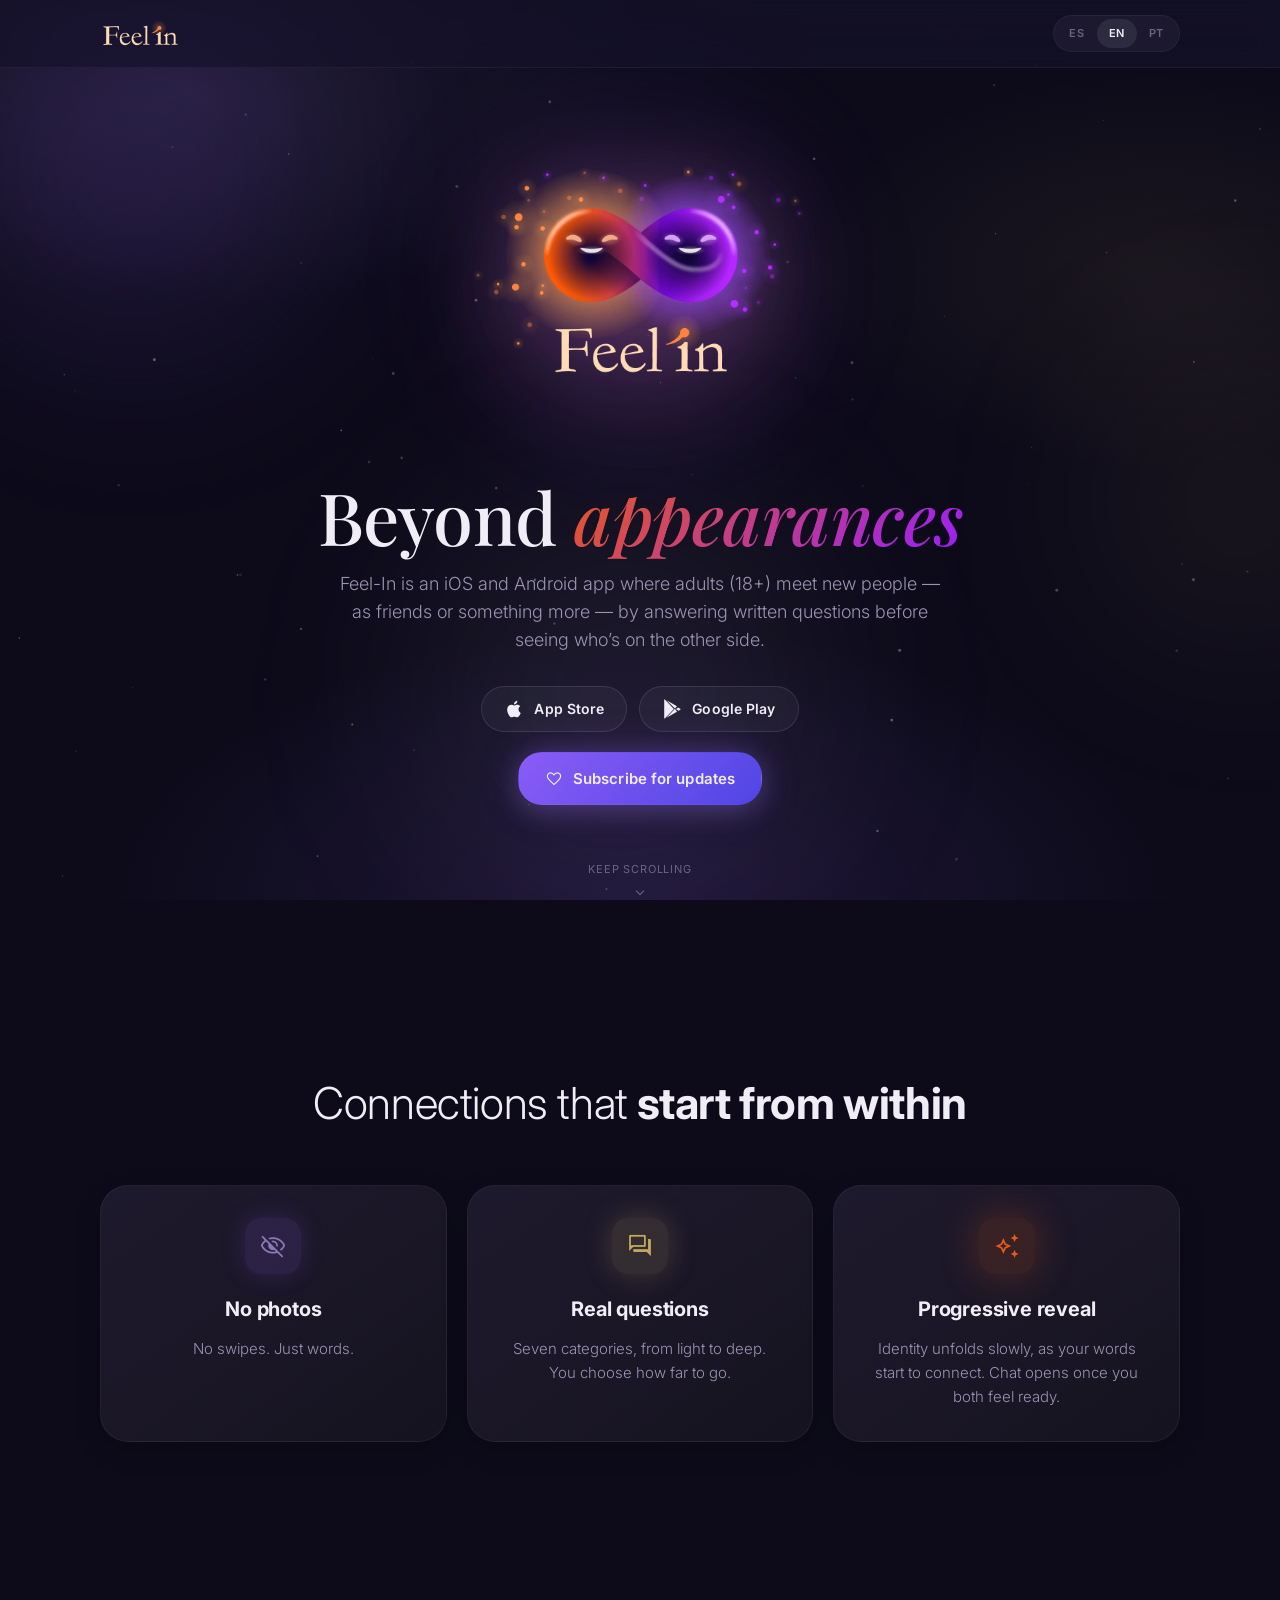
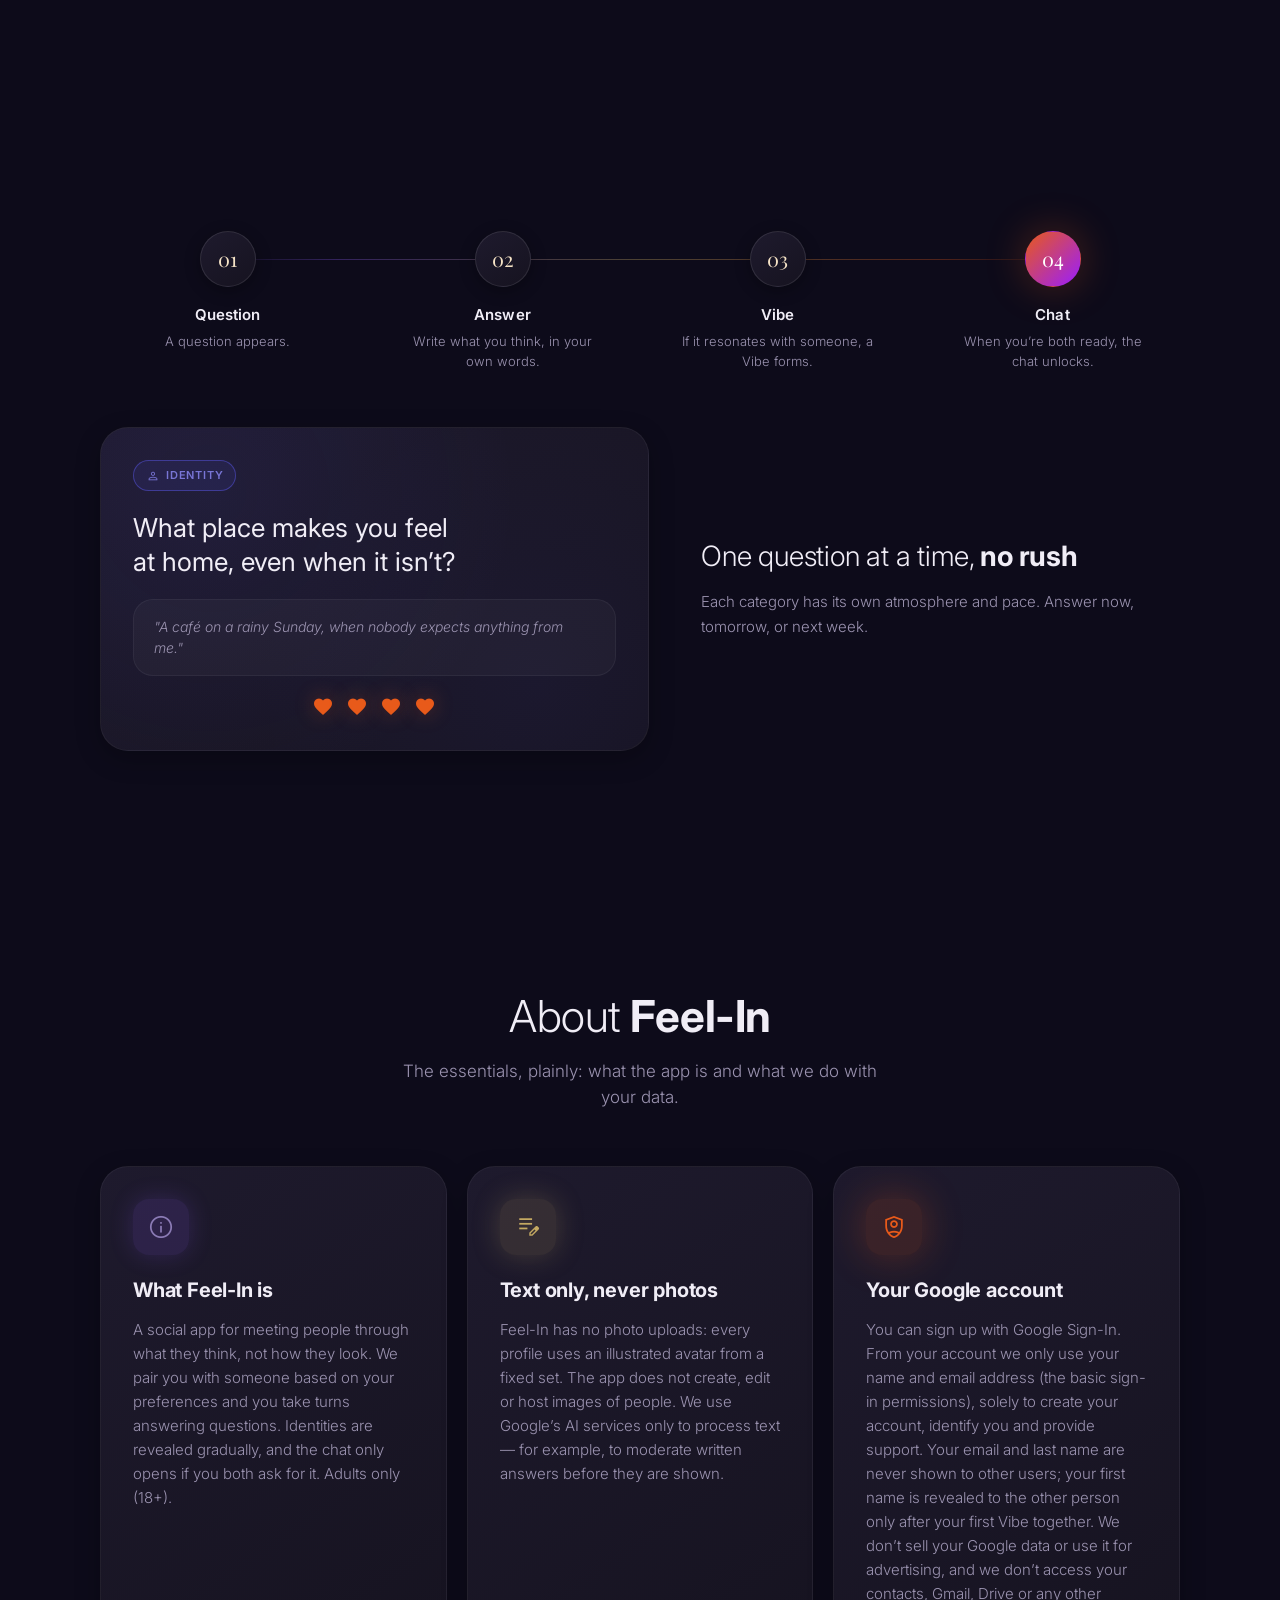
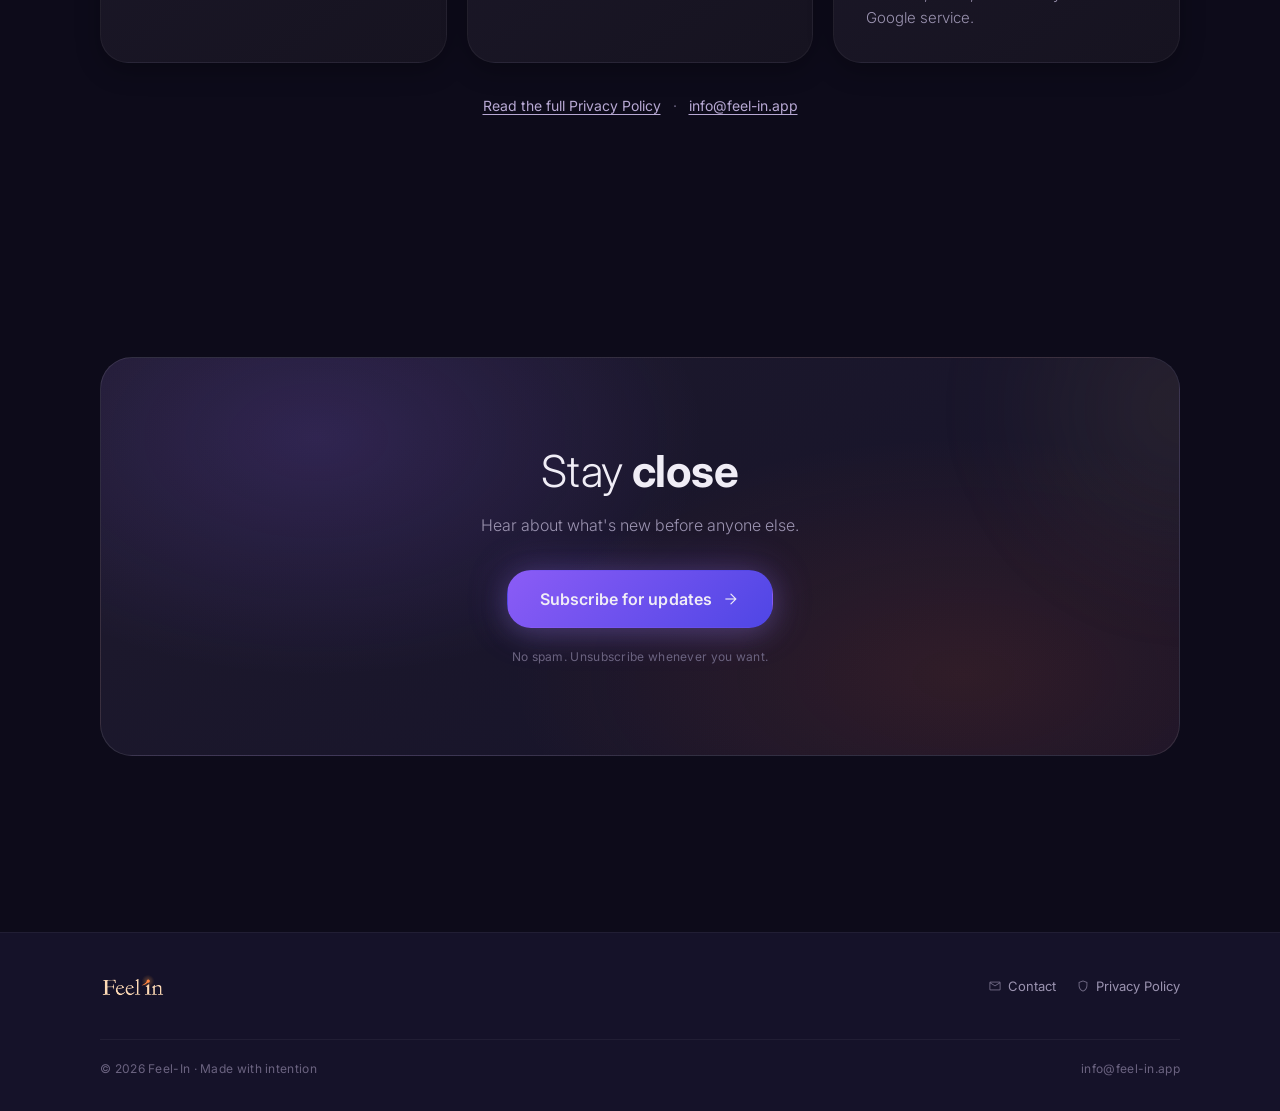
<file: index.html>
<!DOCTYPE html>
<html lang="es">
<head>
  <meta charset="UTF-8">
  <meta name="viewport" content="width=device-width, initial-scale=1.0, viewport-fit=cover">
  <meta name="theme-color" content="#0D0B1A">
  <meta name="color-scheme" content="dark">

  <title>Feel-In — Más allá de las apariencias</title>
  <meta name="description" content="La app donde las conexiones nacen de lo que piensas y sientes. Responde preguntas profundas, descubre quién vibra contigo.">

  <!-- Canonical + alternates -->
  <link rel="canonical" href="https://feel-in.app/">
  <link rel="alternate" hreflang="es" href="https://feel-in.app/">
  <link rel="alternate" hreflang="en" href="https://feel-in.app/">
  <link rel="alternate" hreflang="pt-BR" href="https://feel-in.app/">
  <link rel="alternate" hreflang="x-default" href="https://feel-in.app/">

  <!-- Open Graph -->
  <meta property="og:type" content="website">
  <meta property="og:site_name" content="Feel-In">
  <meta property="og:title" content="Feel-In — Más allá de las apariencias">
  <meta property="og:description" content="La app donde las conexiones nacen de lo que piensas y sientes.">
  <meta property="og:url" content="https://feel-in.app/">
  <meta property="og:image" content="https://feel-in.app/assets/logo-stars.png">
  <meta property="og:image:width" content="1200">
  <meta property="og:image:height" content="1200">
  <meta property="og:image:alt" content="Feel-In logo">
  <meta property="og:locale" content="es_ES">
  <meta property="og:locale:alternate" content="en_US">
  <meta property="og:locale:alternate" content="pt_BR">

  <!-- Twitter -->
  <meta name="twitter:card" content="summary_large_image">
  <meta name="twitter:title" content="Feel-In — Más allá de las apariencias">
  <meta name="twitter:description" content="La app donde las conexiones nacen de lo que piensas y sientes.">
  <meta name="twitter:image" content="https://feel-in.app/assets/logo-stars.png">

  <!-- Favicons -->
  <link rel="icon" type="image/png" href="favicon.png">
  <link rel="apple-touch-icon" href="apple-touch-icon.png">
  <link rel="manifest" href="manifest.json">

  <!-- Fonts -->
  <link rel="preconnect" href="https://fonts.googleapis.com">
  <link rel="preconnect" href="https://fonts.gstatic.com" crossorigin>
  <link href="https://fonts.googleapis.com/css2?family=Inter:wght@300;400;500;600;700&family=Playfair+Display:ital,wght@0,400;0,500;0,600;0,700;1,400;1,500&display=swap" rel="stylesheet">
  <link rel="stylesheet" href="https://fonts.googleapis.com/css2?family=Material+Symbols+Outlined:opsz,wght,FILL,GRAD@20..48,200..700,0..1,-50..200&display=block">

  <!-- Styles -->
  <link rel="stylesheet" href="styles.css">

  <!-- Preload hero logo -->
  <link rel="preload" as="image" href="assets/logo-stars.png" fetchpriority="high">

  <!-- Schema.org -->
  <script type="application/ld+json">
  {
    "@context": "https://schema.org",
    "@type": "MobileApplication",
    "name": "Feel-In",
    "description": "The app where connections are born from what you think and feel. Anonymous Q&A with progressive identity reveal.",
    "url": "https://feel-in.app/",
    "applicationCategory": "SocialNetworkingApplication",
    "operatingSystem": "iOS, Android",
    "inLanguage": ["es", "en", "pt-BR"],
    "offers": {
      "@type": "Offer",
      "price": "0",
      "priceCurrency": "USD"
    },
    "author": {
      "@type": "Organization",
      "name": "Feel-In",
      "email": "info@feel-in.app",
      "url": "https://feel-in.app/"
    }
  }
  </script>
</head>
<body>

  <a href="#main" class="skip-link" data-i18n="navSkip">Saltar al contenido</a>

  <!-- Atmospheric background -->
  <div class="atmosphere" aria-hidden="true">
    <div class="atmosphere__blob atmosphere__blob--1"></div>
    <div class="atmosphere__blob atmosphere__blob--2"></div>
    <div class="atmosphere__blob atmosphere__blob--3"></div>
  </div>
  <div class="stars" id="stars" aria-hidden="true"></div>

  <!-- Header -->
  <header class="header" role="banner">
    <div class="header__inner">
      <a class="brand" href="#" aria-label="Feel-In">
        <img class="brand__word" src="assets/logo-word.png" alt="Feel-in" height="32">
      </a>

      <nav class="lang" role="group" aria-label="Language">
        <button class="lang__btn" data-lang="es" aria-pressed="true" aria-label="Español">ES</button>
        <button class="lang__btn" data-lang="en" aria-pressed="false" aria-label="English">EN</button>
        <button class="lang__btn" data-lang="pt" aria-pressed="false" aria-label="Português">PT</button>
      </nav>
    </div>
  </header>

  <main id="main">

    <!-- HERO -->
    <section class="hero">
      <div class="hero__inner">
        <div class="hero__logo-wrap">
          <div class="hero__halo" aria-hidden="true"></div>
          <img class="hero__logo" src="assets/logo-stars.png" alt="Feel-In" width="680" height="680" fetchpriority="high">
        </div>

        <h1 class="hero__h1">
          <span data-i18n="heroH1Light">Más allá</span>
          <em data-i18n="heroH1Bold">de las apariencias</em>
        </h1>

        <p class="hero__sub" data-i18n="heroSub">Feel-In es una app para iOS y Android donde adultos (18+) conocen gente nueva —para una amistad o algo más— respondiendo preguntas por escrito, antes de ver quién está del otro lado.</p>

        <div class="hero__stores" id="stores-row">
          <a class="btn btn--secondary store-btn" id="btn-ios" href="https://apps.apple.com/ar/app/feel-in/id6761636031" target="_blank" rel="noopener noreferrer" aria-label="App Store">
            <svg viewBox="0 0 24 24" fill="currentColor" aria-hidden="true">
              <path d="M18.71 19.5c-.83 1.24-1.71 2.45-3.05 2.47-1.34.03-1.77-.79-3.29-.79-1.53 0-2 .77-3.27.82-1.31.05-2.3-1.32-3.14-2.53C4.25 17 2.94 12.45 4.7 9.39c.87-1.52 2.43-2.48 4.12-2.51 1.28-.02 2.5.87 3.29.87.78 0 2.26-1.07 3.8-.91.65.03 2.47.26 3.64 1.98-.09.06-2.17 1.28-2.15 3.81.03 3.02 2.65 4.03 2.68 4.04-.03.07-.42 1.44-1.38 2.83M13 3.5c.73-.83 1.94-1.46 2.94-1.5.13 1.17-.34 2.35-1.04 3.19-.69.85-1.83 1.51-2.95 1.42-.15-1.15.41-2.35 1.05-3.11z"/>
            </svg>
            <span class="store-btn__meta">
              <span data-i18n="storeIosLine1">App Store</span>
            </span>
          </a>

          <a class="btn btn--secondary store-btn" id="btn-android" href="https://play.google.com/store/apps/details?id=com.feelin.feel_in" target="_blank" rel="noopener noreferrer" aria-label="Google Play">
            <svg viewBox="0 0 24 24" fill="currentColor" aria-hidden="true">
              <path d="M3.18 23.67c-.35-.2-.55-.58-.55-1.06V1.39c0-.48.2-.86.55-1.06l11.07 11.67L3.18 23.67zm14.83-8.43L5.42 22.5l10.14-10.7 2.45 3.44zm1.31-1.38L16.77 12l2.55-1.86 2.55 1.41c.67.37.67.97 0 1.34l-2.55 1.37zM5.42 1.5l12.59 7.26-2.45 2.58L5.42 1.5z"/>
            </svg>
            <span class="store-btn__meta">
              <span data-i18n="storeAndroidLine1">Google Play</span>
            </span>
          </a>
        </div>

        <div class="hero__cta-row">
          <button class="btn btn--primary" data-open-modal="subscribe">
            <span class="material-symbols-outlined" aria-hidden="true">favorite</span>
            <span data-i18n="heroCtaPrimary">Suscríbete a las novedades</span>
          </button>
        </div>

        <div class="hero__scroll-hint" aria-hidden="true">
          <span data-i18n="scrollHint">Sigue bajando</span>
          <span class="material-symbols-outlined">keyboard_arrow_down</span>
        </div>
      </div>
    </section>

    <!-- PILLARS -->
    <section class="section" id="what">
      <div class="container">
        <header class="section__head reveal">
          <h2 class="section__title">
            <span class="light" data-i18n="s1TitleLight">Conexiones que</span>
            <span class="bold" data-i18n="s1TitleBold">empiezan desde adentro</span>
          </h2>
          <p class="section__sub" data-i18n="s1Sub" hidden></p>
        </header>

        <div class="pillars">
          <article class="pillar reveal pillar--center">
            <div class="pillar__icon"><span class="material-symbols-outlined">visibility_off</span></div>
            <h3 class="pillar__title" data-i18n="p1Title">Sin fotos</h3>
            <p class="pillar__copy" data-i18n="p1Copy">Nada de swipes. Solo palabras.</p>
          </article>

          <article class="pillar pillar--gold reveal pillar--center">
            <div class="pillar__icon"><span class="material-symbols-outlined">forum</span></div>
            <h3 class="pillar__title" data-i18n="p2Title">Preguntas reales</h3>
            <p class="pillar__copy" data-i18n="p2Copy">Siete categorías, de lo tranquilo a lo profundo. Tú eliges qué tan lejos ir.</p>
          </article>

          <article class="pillar pillar--ember reveal pillar--center">
            <div class="pillar__icon"><span class="material-symbols-outlined">auto_awesome</span></div>
            <h3 class="pillar__title" data-i18n="p3Title">Revelación progresiva</h3>
            <p class="pillar__copy" data-i18n="p3Copy">La identidad se revela de a poco, a medida que sus palabras conectan. El chat se abre cuando ambos están listos.</p>
          </article>
        </div>
      </div>
    </section>

    <!-- HOW IT WORKS -->
    <section class="section" id="how">
      <div class="container">
        <header class="section__head reveal">
          <h2 class="section__title">
            <span class="light" data-i18n="s2TitleLight">Cómo</span>
            <span class="bold" data-i18n="s2TitleBold">funciona</span>
          </h2>
          <p class="section__sub" data-i18n="s2Sub">Sin presión, sin scroll infinito.</p>
        </header>

        <div class="flow">
          <div class="step reveal">
            <div class="step__num">01</div>
            <h3 class="step__title" data-i18n="step1Title">Pregunta</h3>
            <p class="step__copy" data-i18n="step1Copy">Se te presenta una pregunta.</p>
          </div>
          <div class="step reveal">
            <div class="step__num">02</div>
            <h3 class="step__title" data-i18n="step2Title">Respondes</h3>
            <p class="step__copy" data-i18n="step2Copy">Escribes lo que piensas, en tus palabras.</p>
          </div>
          <div class="step reveal">
            <div class="step__num">03</div>
            <h3 class="step__title" data-i18n="step3Title">Vibra</h3>
            <p class="step__copy" data-i18n="step3Copy">Si resuena con alguien, se forma una Vibra.</p>
          </div>
          <div class="step step--final reveal">
            <div class="step__num">04</div>
            <h3 class="step__title" data-i18n="step4Title">Chat</h3>
            <p class="step__copy" data-i18n="step4Copy">Cuando ambos están listos, desbloquean el chat.</p>
          </div>
        </div>

        <div class="flow-preview">
          <div class="qcard reveal">
            <div class="qcard__chip">
              <span class="material-symbols-outlined">person_outline</span>
              <span data-i18n="previewChip">Identidad</span>
            </div>
            <p class="qcard__q" data-i18n="previewQ">¿Qué lugar te hace sentir en casa, incluso cuando no lo es?</p>
            <div class="qcard__answer" data-i18n="previewAnswer">"Un café en domingo de lluvia, cuando nadie espera nada de mí."</div>
            <div class="qcard__hearts" aria-label="4 Vibras">
              <span class="material-symbols-outlined">favorite</span>
              <span class="material-symbols-outlined">favorite</span>
              <span class="material-symbols-outlined">favorite</span>
              <span class="material-symbols-outlined">favorite</span>
            </div>
          </div>

          <div class="preview-note reveal">
            <h3>
              <span class="light" data-i18n="previewNoteTitleLight">Una pregunta a la vez,</span>
              <span class="bold" data-i18n="previewNoteTitleBold">sin apuro</span>
            </h3>
            <p data-i18n="previewNoteCopy">Cada categoría tiene su atmósfera y su ritmo. Puedes responder ahora, mañana o la semana que viene.</p>
          </div>
        </div>
      </div>
    </section>

    <!-- ABOUT: app purpose + Google user data (OAuth homepage requirements) -->
    <section class="section" id="about">
      <div class="container">
        <header class="section__head reveal">
          <h2 class="section__title">
            <span class="light" data-i18n="aboutTitleLight">Sobre</span>
            <span class="bold" data-i18n="aboutTitleBold">Feel-In</span>
          </h2>
          <p class="section__sub" data-i18n="aboutSub">Lo esencial, sin vueltas: qué es la app y qué hacemos con tus datos.</p>
        </header>

        <div class="pillars">
          <article class="pillar reveal">
            <div class="pillar__icon"><span class="material-symbols-outlined">info</span></div>
            <h3 class="pillar__title" data-i18n="aboutWhatTitle">Qué es Feel-In</h3>
            <p class="pillar__copy" data-i18n="aboutWhatCopy">Una app social para conocer personas a partir de lo que piensan, no de cómo se ven. Te emparejamos con alguien según tus preferencias y responden preguntas por turnos. La identidad se revela de a poco y el chat solo se abre si ambos lo piden. Exclusiva para mayores de 18 años.</p>
          </article>

          <article class="pillar pillar--gold reveal">
            <div class="pillar__icon"><span class="material-symbols-outlined">edit_note</span></div>
            <h3 class="pillar__title" data-i18n="aboutTextTitle">Solo texto, nunca fotos</h3>
            <p class="pillar__copy" data-i18n="aboutTextCopy">En Feel-In no se suben fotos: cada perfil usa un avatar ilustrado de un set fijo. La app no crea, edita ni aloja imágenes de personas. Usamos los servicios de IA de Google únicamente para procesar texto, por ejemplo para moderar las respuestas escritas antes de mostrarlas.</p>
          </article>

          <article class="pillar pillar--ember reveal">
            <div class="pillar__icon"><span class="material-symbols-outlined">shield_person</span></div>
            <h3 class="pillar__title" data-i18n="aboutGoogleTitle">Tu cuenta de Google</h3>
            <p class="pillar__copy" data-i18n="aboutGoogleCopy">Puedes registrarte con Google Sign-In. De tu cuenta solo usamos tu nombre y tu email (los permisos básicos de inicio de sesión), únicamente para crear tu cuenta, identificarte y darte soporte. Tu email y tu apellido nunca se muestran a otros usuarios; tu nombre de pila se revela a la otra persona solo después de su primera Vibra. No vendemos tus datos de Google ni los usamos para publicidad, y no accedemos a tus contactos, Gmail, Drive ni ningún otro servicio de Google.</p>
          </article>
        </div>

        <p class="about__more reveal">
          <a href="/privacy" data-i18n="aboutPrivacyLink">Lee la Política de privacidad completa</a>
          <span aria-hidden="true">·</span>
          <a href="mailto:info@feel-in.app">info@feel-in.app</a>
        </p>
      </div>
    </section>

    <!-- NEWSLETTER CTA -->
    <section class="section newsletter" id="newsletter">
      <div class="container">
        <div class="newsletter__inner reveal">
          <h2 class="newsletter__title">
            <span class="light" data-i18n="nlTitleLight">Quédate</span>
            <span class="bold" data-i18n="nlTitleBold">cerca</span>
          </h2>
          <p class="newsletter__sub" data-i18n="nlSub">Te contamos antes que a nadie las novedades.</p>
          <button class="btn btn--primary newsletter__btn" data-open-modal="subscribe">
            <span data-i18n="nlCta">Suscríbete a las novedades</span>
            <span class="material-symbols-outlined" aria-hidden="true">arrow_forward</span>
          </button>
          <span class="newsletter__fine" data-i18n="nlFine">Sin spam. Puedes darte de baja cuando quieras.</span>
        </div>
      </div>
    </section>

  </main>

  <!-- Footer -->
  <footer class="footer" role="contentinfo">
    <div class="footer__inner">
      <div class="footer__brand">
        <img src="assets/logo-word.png" alt="Feel-in" height="26" loading="lazy">
      </div>
      <nav class="footer__links" aria-label="Footer">
        <a href="mailto:info@feel-in.app">
          <span class="material-symbols-outlined">mail</span>
          <span data-i18n="footerContact">Contacto</span>
        </a>
        <a href="/privacy">
          <span class="material-symbols-outlined">shield</span>
          <span data-i18n="footerPrivacy">Política de privacidad</span>
        </a>
      </nav>
      <div class="footer__copy">
        <span data-i18n="footerCopy">© 2026 Feel-In · Hecho con intención</span>
        <span>info@feel-in.app</span>
      </div>
    </div>
  </footer>

  <!-- Modal (Newsletter / Store) -->
  <div class="modal-overlay" id="modal-overlay" role="dialog" aria-modal="true" aria-labelledby="modal-title" aria-hidden="true">
    <div class="modal" style="padding: 56px 32px 32px;">
      <div class="modal__icon" aria-hidden="true">
        <span class="material-symbols-outlined">mail</span>
      </div>
      <button class="modal__close" id="modal-close" data-i18n-attr="aria-label:modalClose" aria-label="Cerrar">
        <span class="material-symbols-outlined">close</span>
      </button>
      <h2 class="modal__title" id="modal-title">Quédate cerca</h2>
      <p class="modal__sub" id="modal-subtitle">Te contamos antes que a nadie lo que se viene.</p>
      <div class="modal__form">
        <input type="email"
               id="modal-input"
               class="modal__input"
               autocomplete="email"
               inputmode="email"
               data-i18n-attr="placeholder:modalPlaceholder"
               placeholder="tu@email.com"
               aria-label="Email">
        <button class="modal__submit" id="modal-submit" data-i18n="modalSubmit">Suscribirme</button>
      </div>
      <p class="modal__msg" id="modal-msg" aria-live="polite"></p>
    </div>
  </div>

  <script src="scripts.js" defer></script>
</body>
</html>
</file>
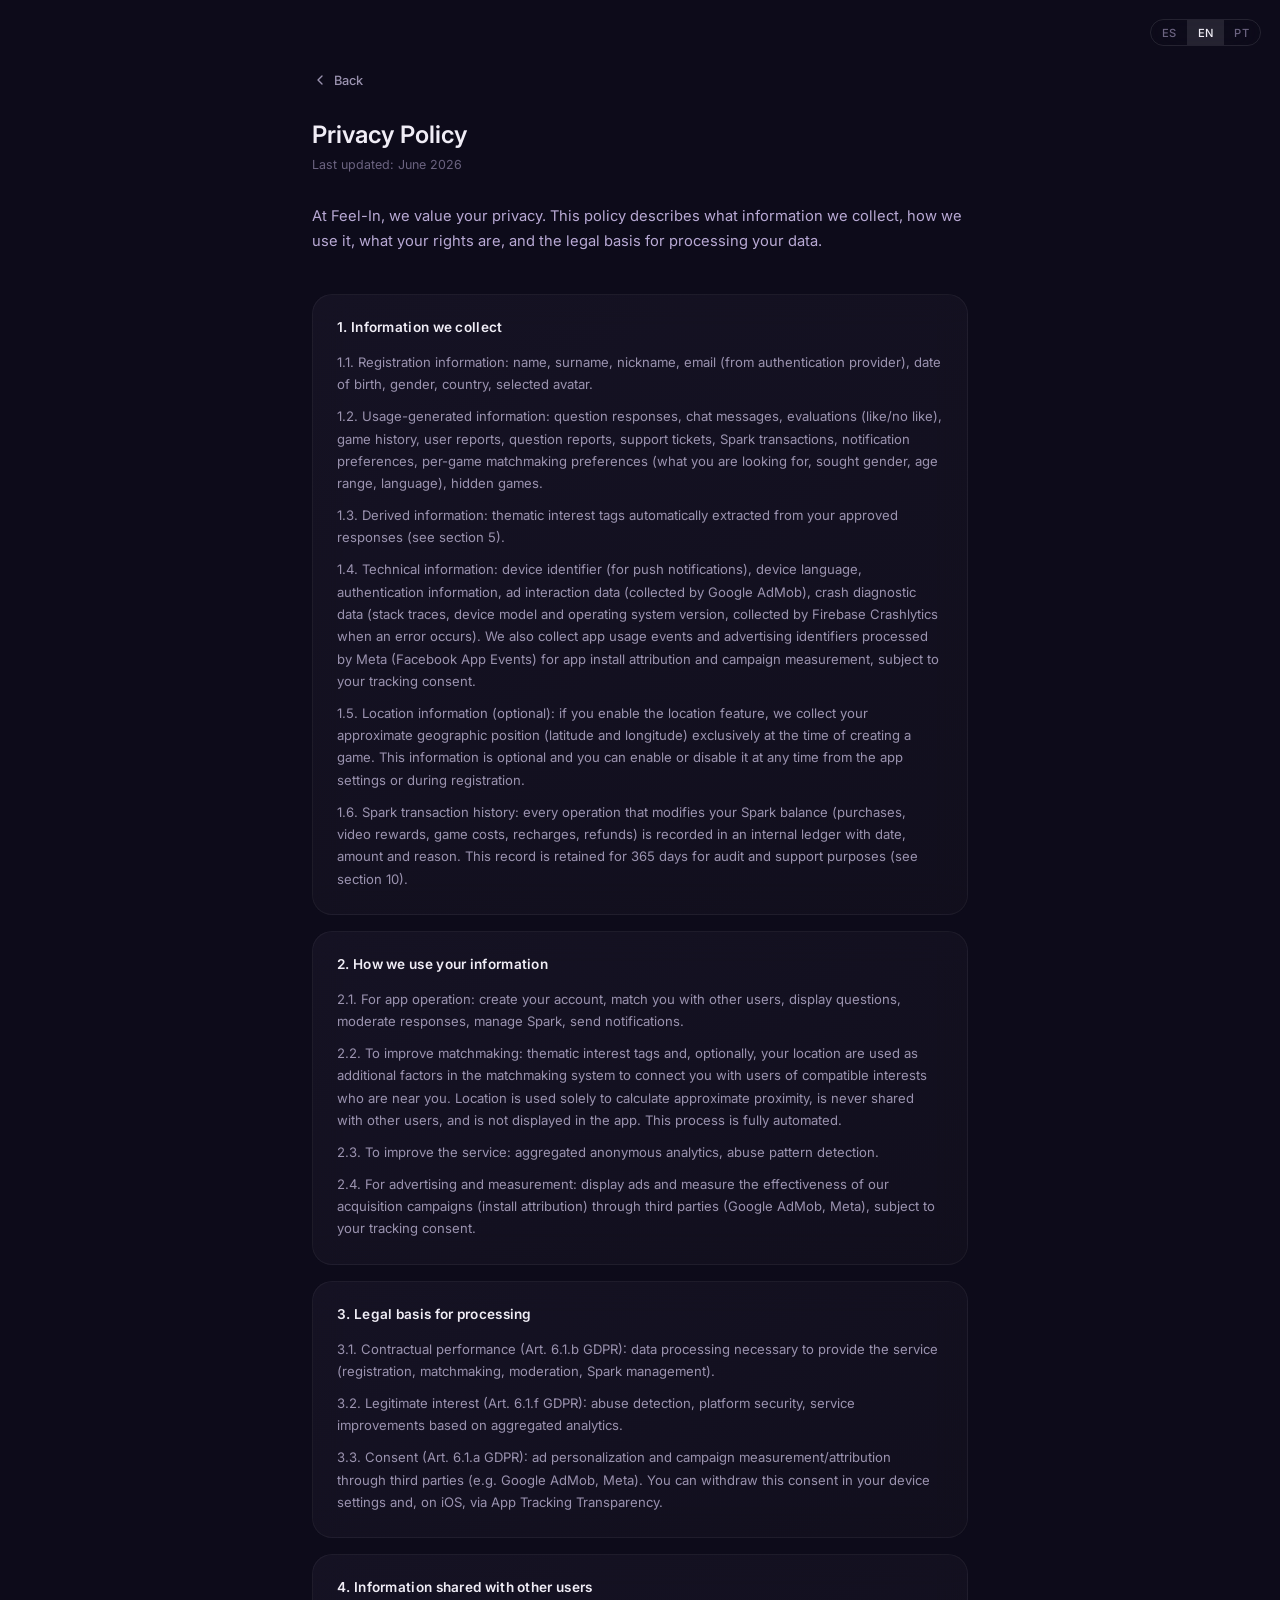
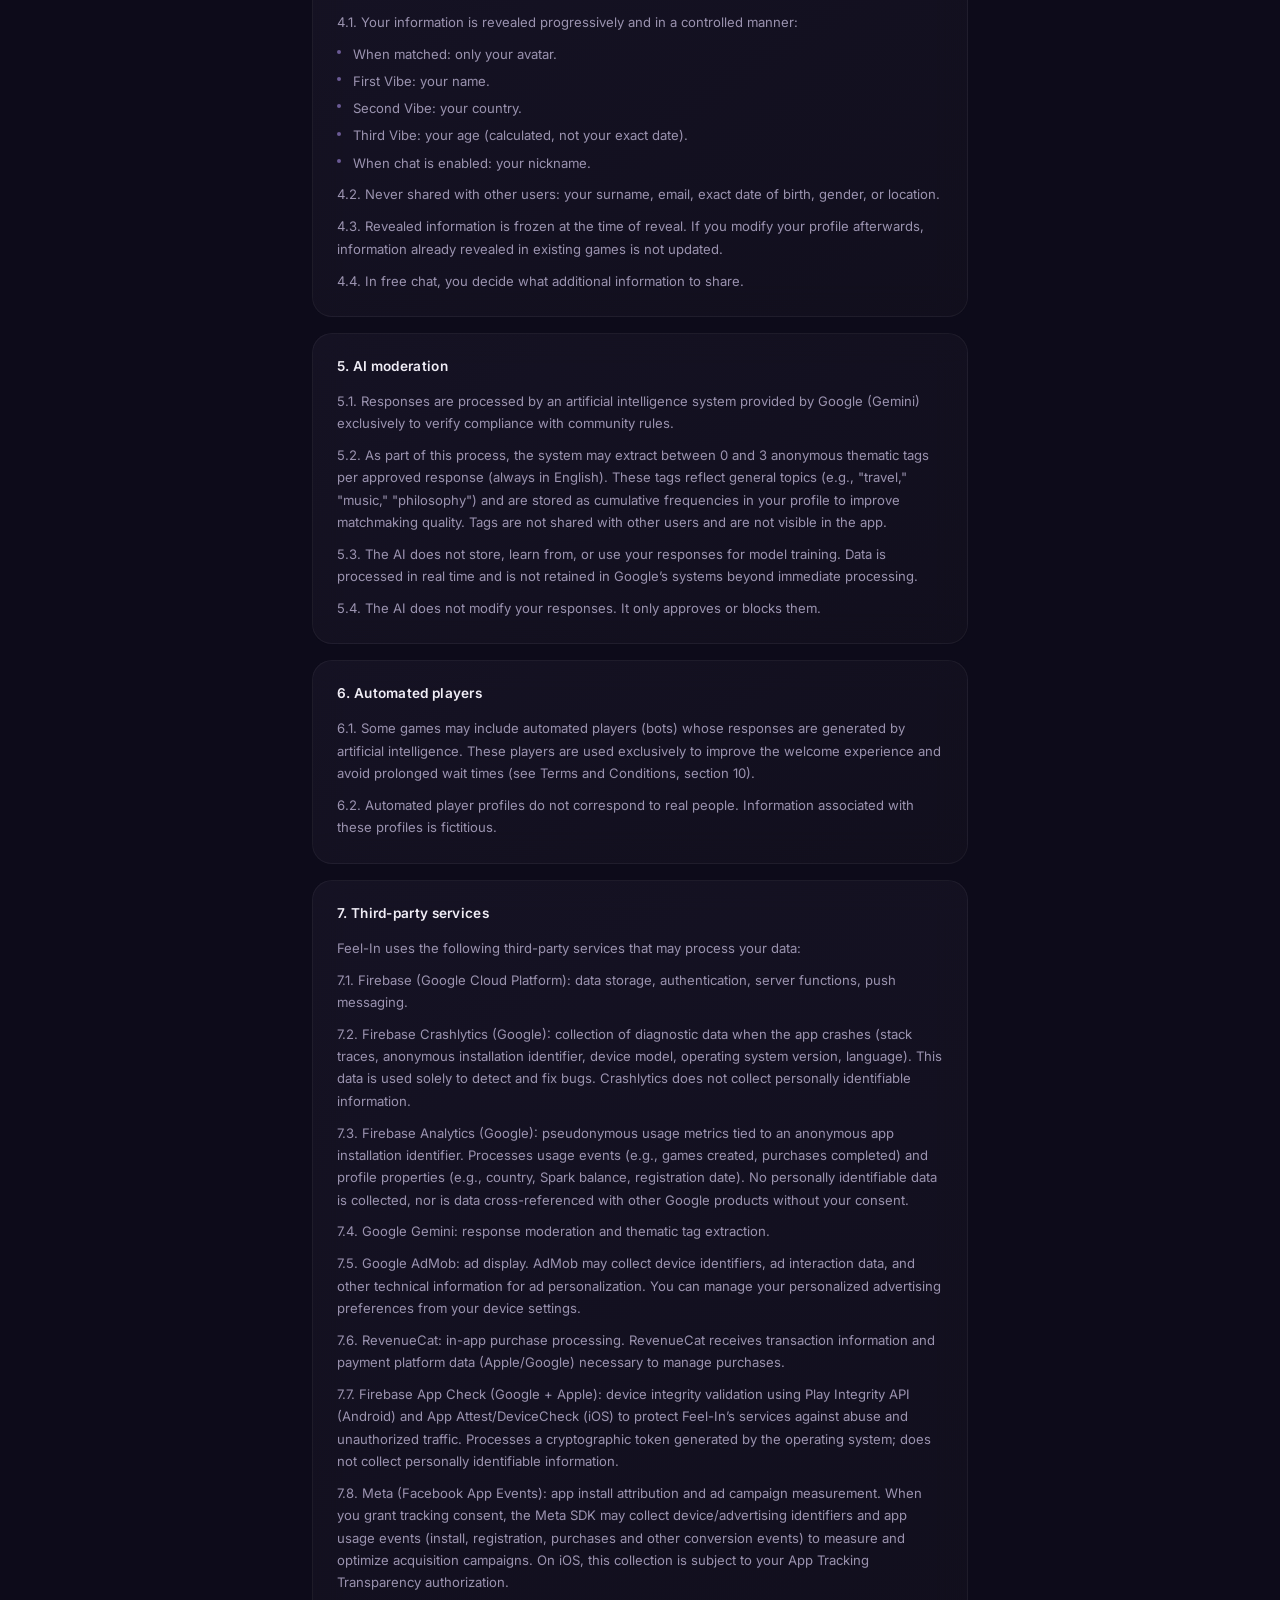
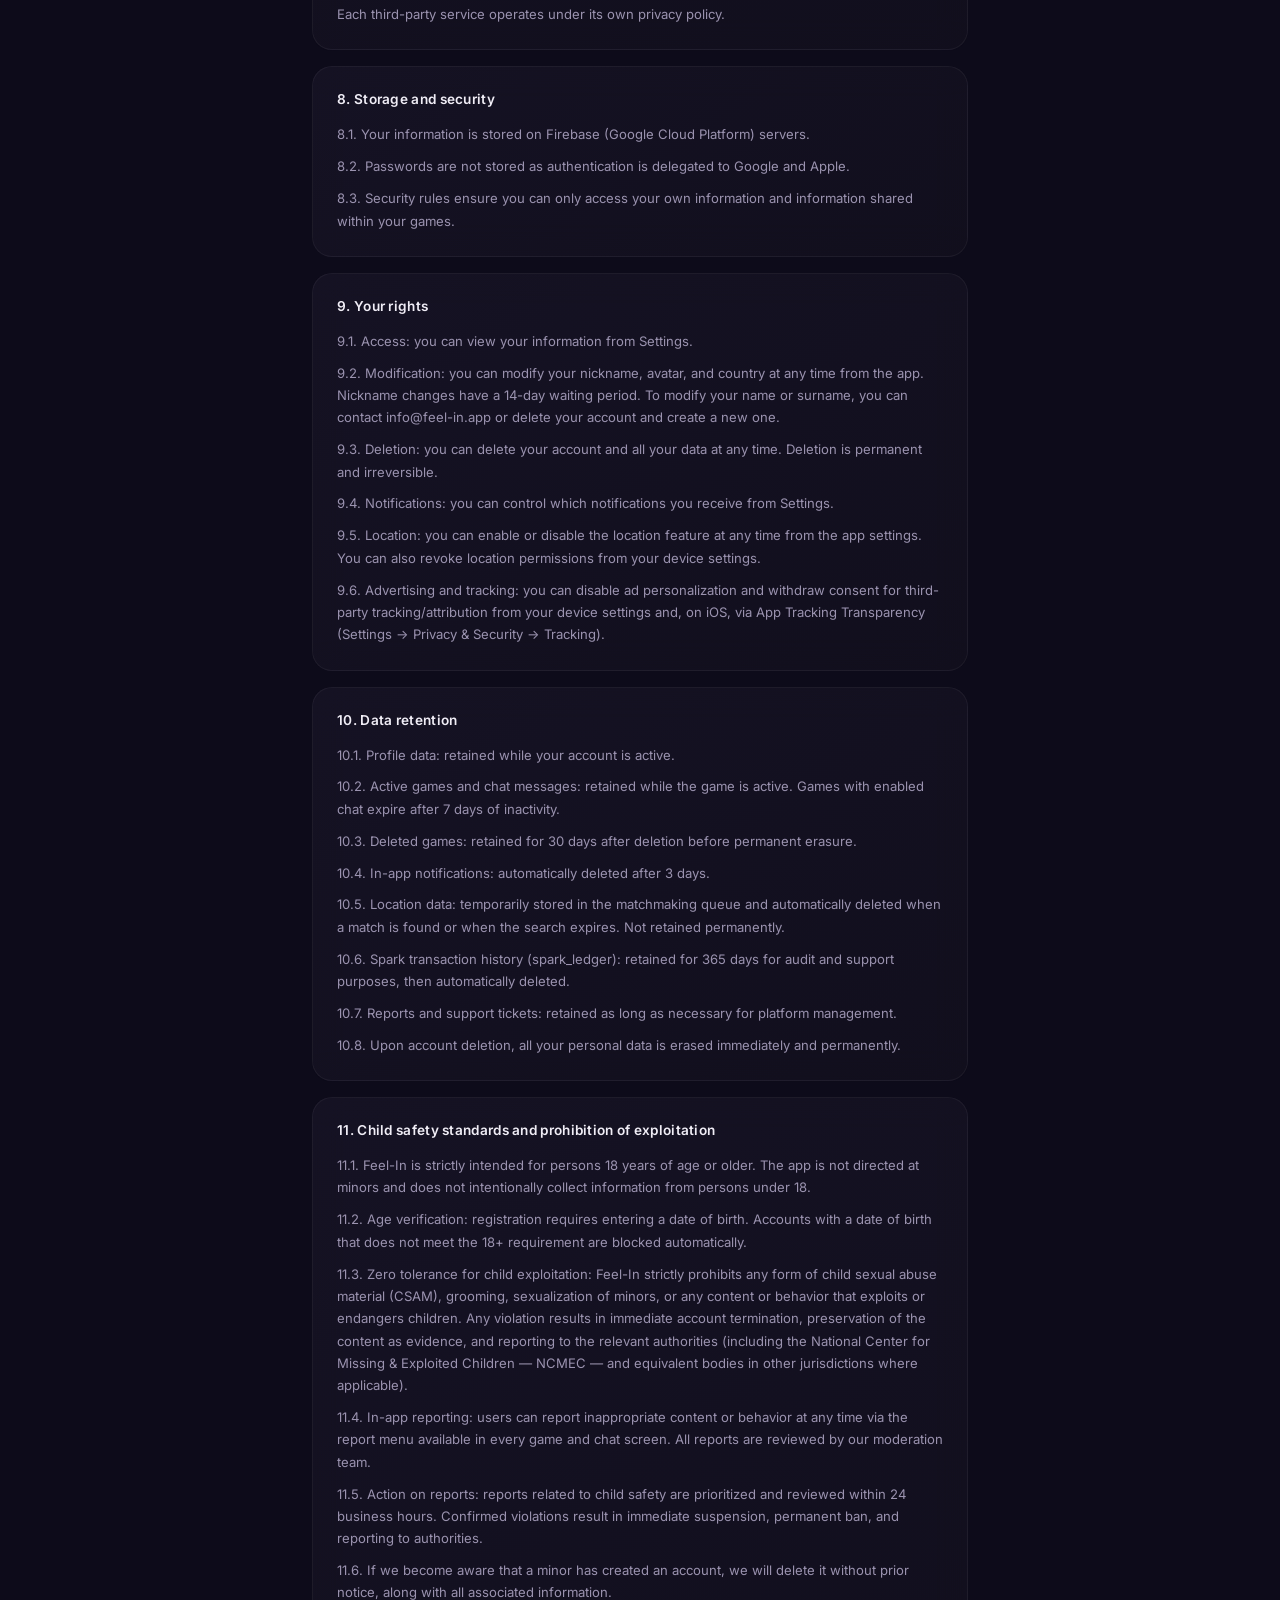
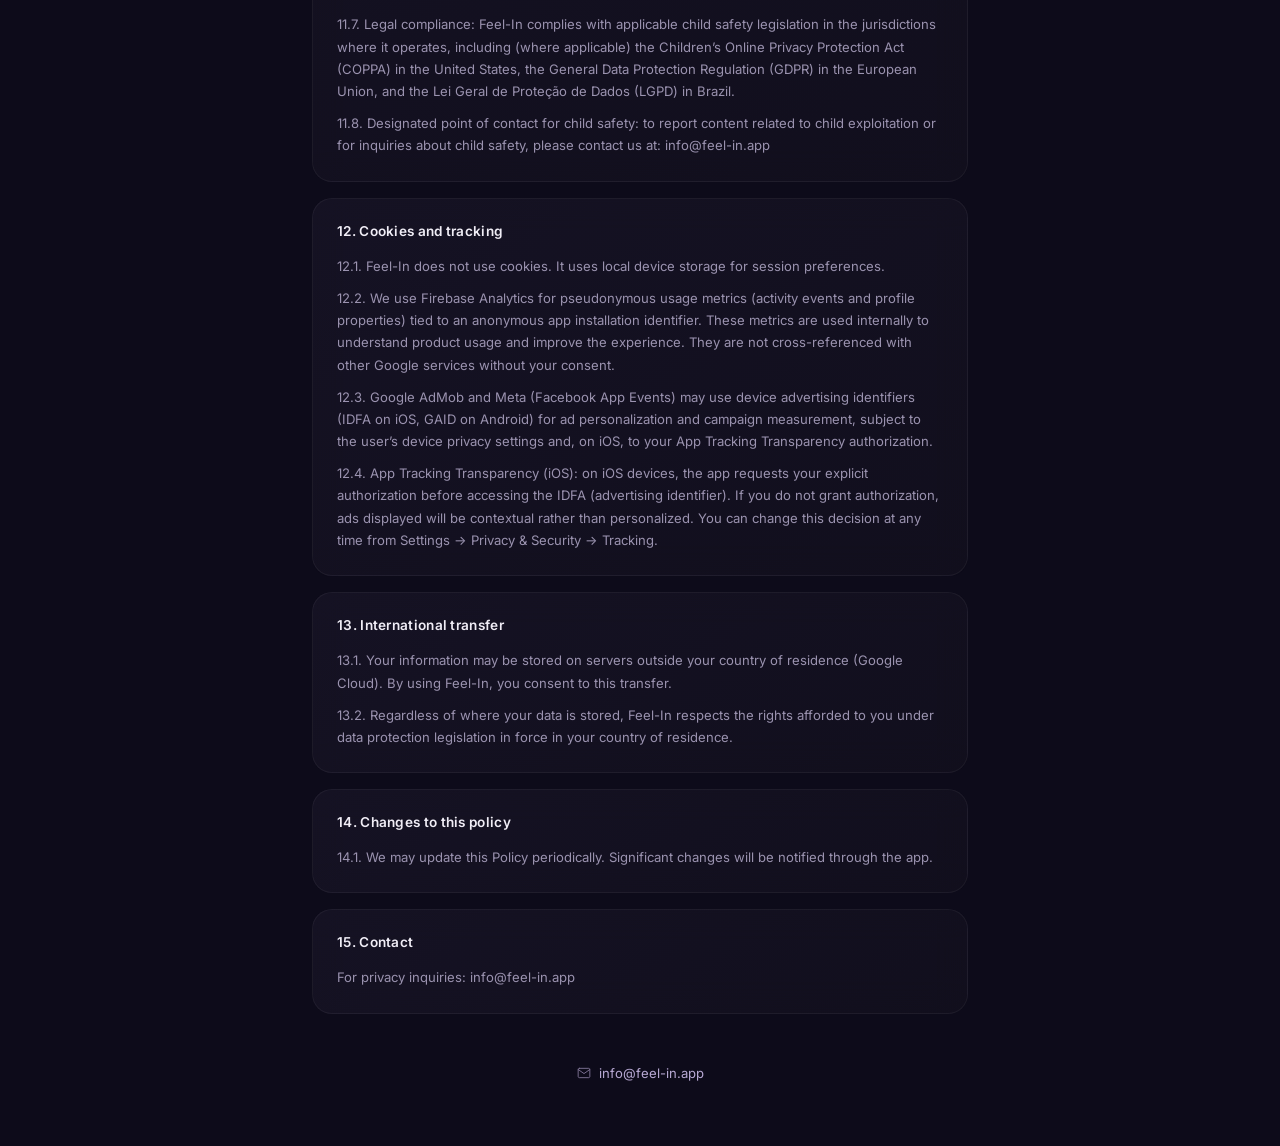
<file: privacy.html>
<!DOCTYPE html>
<html lang="es">
<head>
    <meta charset="UTF-8">
    <meta name="viewport" content="width=device-width, initial-scale=1.0">
    <title>Feel-IN — Privacy Policy</title>
    <link rel="canonical" href="https://feel-in.app/privacy">
    <meta name="description" content="Feel-IN Privacy Policy. How we collect, use and protect your data.">
    <meta name="theme-color" content="#0D0B1A">

    <!-- Open Graph -->
    <meta property="og:title" content="Feel-IN — Privacy Policy">
    <meta property="og:description" content="How we collect, use and protect your data.">
    <meta property="og:url" content="https://feel-in.app/privacy">
    <meta property="og:type" content="website">

    <!-- Favicon -->
    <link rel="icon" type="image/png" href="favicon.png">
    <link rel="apple-touch-icon" href="apple-touch-icon.png">

    <!-- Fonts -->
    <link rel="preconnect" href="https://fonts.googleapis.com">
    <link rel="preconnect" href="https://fonts.gstatic.com" crossorigin>
    <link href="https://fonts.googleapis.com/css2?family=Inter:wght@300;400;500;600&display=swap" rel="stylesheet">

    <style>
        * {
            margin: 0;
            padding: 0;
            box-sizing: border-box;
        }

        body {
            background: #0D0B1A;
            color: #F0EDF6;
            font-family: 'Inter', sans-serif;
            min-height: 100vh;
            min-height: 100dvh;
            position: relative;
            overflow-x: hidden;
        }

        /* —— Language toggle —— */
        .lang-toggle {
            position: fixed;
            top: 1.2rem;
            right: 1.2rem;
            z-index: 3;
            display: flex;
            border-radius: 20px;
            overflow: hidden;
            border: 1px solid rgba(255, 255, 255, 0.1);
            backdrop-filter: blur(16px);
            -webkit-backdrop-filter: blur(16px);
            animation: fadeDown 1s ease-out;
        }

        .lang-btn {
            padding: 0.35rem 0.65rem;
            font-family: 'Inter', sans-serif;
            font-size: 0.7rem;
            font-weight: 500;
            letter-spacing: 0.5px;
            border: none;
            cursor: pointer;
            transition: all 0.3s ease;
            background: transparent;
            color: #6B6380;
        }

        .lang-btn.active {
            background: rgba(255, 255, 255, 0.1);
            color: #F0EDF6;
        }

        .lang-btn:hover:not(.active) {
            color: #9B93B0;
        }

        @keyframes fadeDown {
            from { opacity: 0; transform: translateY(-16px); }
            to { opacity: 1; transform: translateY(0); }
        }

        @keyframes fadeUp {
            from { opacity: 0; transform: translateY(20px); }
            to { opacity: 1; transform: translateY(0); }
        }

        /* —— Main container —— */
        .container {
            max-width: 720px;
            margin: 0 auto;
            padding: 4.5rem 2rem 3rem;
            animation: fadeUp 1s ease-out;
        }

        /* —— Back link —— */
        .back-link {
            display: inline-flex;
            align-items: center;
            gap: 0.4rem;
            color: #9B93B0;
            text-decoration: none;
            font-size: 0.8rem;
            font-weight: 500;
            margin-bottom: 2rem;
            transition: color 0.3s;
        }

        .back-link:hover {
            color: #F0EDF6;
        }

        .back-link svg {
            width: 16px;
            height: 16px;
        }

        /* —— Title —— */
        .page-title {
            font-size: 1.5rem;
            font-weight: 600;
            color: #F0EDF6;
            margin-bottom: 0.5rem;
        }

        .last-updated {
            font-size: 0.78rem;
            font-weight: 400;
            color: #6B6380;
            margin-bottom: 2rem;
        }

        .intro {
            font-size: 0.92rem;
            font-weight: 400;
            line-height: 1.7;
            color: #B8A9D4;
            margin-bottom: 2.5rem;
        }

        /* —— Sections —— */
        .section {
            background: linear-gradient(145deg, rgba(30, 26, 45, 0.5), rgba(22, 19, 32, 0.5));
            border: 1px solid rgba(255, 255, 255, 0.05);
            border-radius: 20px;
            padding: 1.5rem;
            margin-bottom: 1rem;
            backdrop-filter: blur(16px);
            -webkit-backdrop-filter: blur(16px);
        }

        .section-title {
            font-size: 0.85rem;
            font-weight: 600;
            color: #F0EDF6;
            margin-bottom: 1rem;
            letter-spacing: 0.3px;
        }

        .section p,
        .section li {
            font-size: 0.82rem;
            font-weight: 400;
            line-height: 1.7;
            color: #9B93B0;
        }

        .section p {
            margin-bottom: 0.6rem;
        }

        .section p:last-child {
            margin-bottom: 0;
        }

        .section ul {
            list-style: none;
            padding-left: 0;
            margin-bottom: 0.6rem;
        }

        .section li {
            position: relative;
            padding-left: 1rem;
            margin-bottom: 0.3rem;
        }

        .section li::before {
            content: '';
            position: absolute;
            left: 0;
            top: 0.55em;
            width: 4px;
            height: 4px;
            border-radius: 50%;
            background: #6B5B95;
        }

        /* —— Footer —— */
        .footer {
            text-align: center;
            padding: 2rem 0 1rem;
        }

        .footer a {
            color: #B8A9D4;
            text-decoration: none;
            font-size: 0.82rem;
            font-weight: 400;
            transition: color 0.3s;
        }

        .footer a:hover {
            color: #F0EDF6;
        }

        /* —— Responsive —— */
        @media (max-width: 480px) {
            .container {
                padding: 4rem 1.5rem 2.5rem;
            }
            .page-title {
                font-size: 1.3rem;
            }
            .section {
                padding: 1.2rem;
                border-radius: 16px;
            }
        }
    </style>
</head>
<body>

    <!-- Language toggle -->
    <div class="lang-toggle">
        <button class="lang-btn active" id="lang-es" onclick="setLang('es')">ES</button>
        <button class="lang-btn" id="lang-en" onclick="setLang('en')">EN</button>
        <button class="lang-btn" id="lang-pt" onclick="setLang('pt')">PT</button>
    </div>

    <div class="container">
        <a href="/" class="back-link">
            <svg viewBox="0 0 24 24" fill="none" stroke="currentColor" stroke-width="2" stroke-linecap="round" stroke-linejoin="round"><polyline points="15 18 9 12 15 6"></polyline></svg>
            <span id="back-text">Volver</span>
        </a>

        <h1 class="page-title" id="page-title">Privacy Policy</h1>
        <p class="last-updated" id="last-updated"></p>
        <p class="intro" id="intro"></p>

        <div id="sections"></div>

        <div class="footer">
            <a href="mailto:info@feel-in.app">
                <svg viewBox="0 0 24 24" fill="none" stroke="currentColor" stroke-width="1.5" stroke-linecap="round" stroke-linejoin="round" style="width:14px;height:14px;vertical-align:-2px;margin-right:4px;opacity:0.7"><path d="M4 4h16c1.1 0 2 .9 2 2v12c0 1.1-.9 2-2 2H4c-1.1 0-2-.9-2-2V6c0-1.1.9-2 2-2z"></path><polyline points="22,6 12,13 2,6"></polyline></svg>
                info@feel-in.app
            </a>
        </div>
    </div>

    <script>
        var content = {
            es: {
                back: 'Volver',
                title: 'Política de Privacidad',
                updated: 'Última actualización: Junio 2026',
                intro: 'En Feel-In valoramos tu privacidad. Esta política describe qué información recopilamos, cómo la utilizamos, cuáles son tus derechos y con qué base legal tratamos tus datos.',
                sections: [
                    {
                        title: '1. Información que recopilamos',
                        items: [
                            '1.1. Información de registro: nombre, apellido, nickname, email (del proveedor de autenticación), fecha de nacimiento, género, país, avatar seleccionado.',
                            '1.2. Información generada por el uso: respuestas a preguntas, mensajes de chat, evaluaciones (me gusta/no me gusta), historial de partidas, reportes de usuarios, reportes de preguntas, tickets de soporte, transacciones de Spark, preferencias de notificaciones, preferencias de emparejamiento por partida (qué buscas, género buscado, rango de edad, idioma), partidas ocultas.',
                            '1.3. Información derivada: etiquetas temáticas de interés extraídas automáticamente de tus respuestas aprobadas (ver sección 5).',
                            '1.4. Información técnica: identificador de dispositivo (para notificaciones push), idioma del dispositivo, información de autenticación, datos de interacción con anuncios publicitarios (recopilados por Google AdMob), datos de diagnóstico de fallos (stack traces, modelo y versión del sistema operativo, recopilados por Firebase Crashlytics cuando ocurre un error). También recopilamos datos de eventos de uso e identificadores publicitarios procesados por Meta (Facebook App Events) para atribución de instalaciones y medición de campañas, sujetos a tu consentimiento de seguimiento.',
                            '1.5. Información de ubicación (opcional): si activas la función de ubicación, recopilamos tu posición geográfica aproximada (latitud y longitud) exclusivamente al momento de crear una partida. Esta información es opcional y puedes activarla o desactivarla en cualquier momento desde la configuración de la app o durante el registro.',
                            '1.6. Historial de transacciones de Spark: cada operación que modifica tu balance de Spark (compras, recompensas por video, costos de partida, recargas, reembolsos) queda registrada en un libro de transacciones interno con fecha, monto y motivo. Este registro se conserva durante 365 días con fines de auditoría y soporte (ver sección 10).'
                        ]
                    },
                    {
                        title: '2. Cómo utilizamos tu información',
                        items: [
                            '2.1. Para el funcionamiento de la app: crear tu cuenta, emparejarte con otros usuarios, mostrar preguntas, moderar respuestas, gestionar Spark, enviar notificaciones.',
                            '2.2. Para mejorar el emparejamiento: las etiquetas temáticas de interés y, opcionalmente, tu ubicación se utilizan como factores adicionales en el sistema de emparejamiento para conectarte con usuarios de intereses compatibles y cercanos a ti. La ubicación se usa únicamente para calcular proximidad aproximada, nunca se comparte con otros usuarios ni se muestra en la app. Este proceso es completamente automatizado.',
                            '2.3. Para mejorar el servicio: analítica agregada y anónima, detección de patrones de abuso.',
                            '2.4. Para publicidad y medición: mostrar anuncios y medir la efectividad de nuestras campañas de adquisición (atribución de instalaciones) a través de terceros (Google AdMob, Meta), sujeto a tu consentimiento de seguimiento.'
                        ]
                    },
                    {
                        title: '3. Base legal del tratamiento',
                        items: [
                            '3.1. Ejecución contractual (Art. 6.1.b RGPD): el tratamiento de datos necesario para prestar el servicio (registro, emparejamiento, moderación, gestión de Spark).',
                            '3.2. Interés legítimo (Art. 6.1.f RGPD): detección de abuso, seguridad de la plataforma, mejoras del servicio basadas en analítica agregada.',
                            '3.3. Consentimiento (Art. 6.1.a RGPD): personalización de publicidad y medición/atribución de campañas a través de terceros (p. ej. Google AdMob, Meta). Puedes retirar este consentimiento desde la configuración de tu dispositivo y, en iOS, mediante App Tracking Transparency.'
                        ]
                    },
                    {
                        title: '4. Información compartida con otros usuarios',
                        items: [
                            '4.1. La revelación de tu información es progresiva y controlada:',
                            { list: ['Al emparejar: solo tu avatar.', 'Primera Vibra: tu nombre.', 'Segunda Vibra: tu país.', 'Tercera Vibra: tu edad (calculada, no tu fecha exacta).', 'Al habilitar chat: tu nickname.'] },
                            '4.2. Nunca se comparte con otros usuarios: tu apellido, email, fecha de nacimiento exacta, género ni ubicación.',
                            '4.3. La información revelada se congela al momento de la revelación. Si modificas tu perfil posteriormente, la información ya revelada en partidas existentes no se actualiza.',
                            '4.4. En el chat libre, tú decides qué información adicional compartir.'
                        ]
                    },
                    {
                        title: '5. Moderación por inteligencia artificial',
                        items: [
                            '5.1. Las respuestas son procesadas por un sistema de inteligencia artificial proporcionado por Google (Gemini) exclusivamente para verificar cumplimiento de normas de la comunidad.',
                            '5.2. Como parte de este proceso, el sistema puede extraer entre 0 y 3 etiquetas temáticas anónimas por respuesta aprobada (siempre en inglés). Estas etiquetas reflejan temas generales (ej. "viajes", "música", "filosofía") y se almacenan como frecuencias acumuladas en tu perfil para mejorar la calidad del emparejamiento. Las etiquetas no se comparten con otros usuarios ni son visibles en la app.',
                            '5.3. La IA no almacena, aprende ni utiliza tus respuestas para entrenar modelos. Los datos se procesan en tiempo real y no se retienen en los sistemas de Google más allá del procesamiento inmediato.',
                            '5.4. La IA no modifica tus respuestas. Solo las aprueba o bloquea.'
                        ]
                    },
                    {
                        title: '6. Jugadores automatizados',
                        items: [
                            '6.1. Algunas partidas pueden incluir jugadores automatizados (bots) cuyas respuestas son generadas por inteligencia artificial. Estos jugadores se utilizan exclusivamente para mejorar la experiencia de bienvenida y evitar tiempos de espera prolongados (ver Términos y Condiciones, sección 10).',
                            '6.2. Los perfiles de los jugadores automatizados no corresponden a personas reales. La información asociada a estos perfiles es ficticia.'
                        ]
                    },
                    {
                        title: '7. Servicios de terceros',
                        items: [
                            'Feel-In utiliza los siguientes servicios de terceros que pueden procesar tus datos:',
                            '7.1. Firebase (Google Cloud Platform): almacenamiento de datos, autenticación, funciones de servidor, mensajería push.',
                            '7.2. Firebase Crashlytics (Google): recopilación de datos de diagnóstico cuando la app sufre un fallo (stack traces, identificador anónimo de instalación, modelo de dispositivo, versión del sistema operativo, idioma). Estos datos se utilizan exclusivamente para detectar y corregir errores. Crashlytics no recopila información personalmente identificable.',
                            '7.3. Firebase Analytics (Google): métricas de uso pseudónimas asociadas a un identificador anónimo de instalación de la app. Procesa eventos de uso (ej. partidas creadas, compras completadas) y propiedades de perfil (ej. país, balance de Spark, fecha de registro). No se recopilan datos personalmente identificables ni se cruzan con otros productos de Google sin tu consentimiento.',
                            '7.4. Google Gemini: moderación de respuestas y extracción de etiquetas temáticas.',
                            '7.5. Google AdMob: exhibición de anuncios publicitarios. AdMob puede recopilar identificadores de dispositivo, datos de interacción con anuncios y otra información técnica para personalización publicitaria. Puedes gestionar tus preferencias de publicidad personalizada desde la configuración de tu dispositivo.',
                            '7.6. RevenueCat: procesamiento de compras dentro de la aplicación. RevenueCat recibe información de transacciones y datos de la plataforma de pago (Apple/Google) necesarios para gestionar las compras.',
                            '7.7. Firebase App Check (Google + Apple): validación de integridad del dispositivo mediante Play Integrity API (Android) y App Attest/DeviceCheck (iOS) para proteger los servicios de Feel-In contra abuso y tráfico no autorizado. Procesa un token criptográfico generado por el sistema operativo; no recopila información personalmente identificable.',
                            '7.8. Meta (Facebook App Events): atribución de instalaciones y medición de campañas publicitarias. Cuando concedes tu consentimiento de seguimiento, el SDK de Meta puede recopilar identificadores de dispositivo/publicitarios y eventos de uso de la app (instalación, registro, compras y otros eventos de conversión) para medir y optimizar campañas de adquisición. En iOS, esta recopilación está sujeta a tu autorización mediante App Tracking Transparency.',
                            'Cada servicio de terceros opera bajo su propia política de privacidad.'
                        ]
                    },
                    {
                        title: '8. Almacenamiento y seguridad',
                        items: [
                            '8.1. Tu información se almacena en servidores de Firebase (Google Cloud Platform).',
                            '8.2. Las contraseñas no se almacenan ya que la autenticación se delega a Google y Apple.',
                            '8.3. Las reglas de seguridad garantizan que solo puedas acceder a tu propia información y a la compartida dentro de tus partidas.'
                        ]
                    },
                    {
                        title: '9. Tus derechos',
                        items: [
                            '9.1. Acceso: puedes ver tu información desde Configuración.',
                            '9.2. Modificación: puedes modificar tu nickname, avatar y país en cualquier momento desde la app. El cambio de nickname tiene un período de espera de 14 días. Para modificar tu nombre o apellido, puedes contactar a info@feel-in.app o eliminar tu cuenta y crear una nueva.',
                            '9.3. Eliminación: puedes eliminar tu cuenta y todos tus datos en cualquier momento. La eliminación es permanente e irreversible.',
                            '9.4. Notificaciones: puedes controlar qué notificaciones recibes desde Configuración.',
                            '9.5. Ubicación: puedes activar o desactivar la función de ubicación en cualquier momento desde la configuración de la app. También puedes revocar el permiso de ubicación desde la configuración de tu dispositivo.',
                            '9.6. Publicidad y seguimiento: puedes desactivar la personalización de anuncios y retirar el consentimiento de seguimiento/atribución de terceros desde la configuración de tu dispositivo y, en iOS, mediante App Tracking Transparency (Ajustes → Privacidad y seguridad → Seguimiento).'
                        ]
                    },
                    {
                        title: '10. Retención de datos',
                        items: [
                            '10.1. Datos de perfil: se conservan mientras tu cuenta esté activa.',
                            '10.2. Partidas activas y mensajes de chat: se conservan mientras la partida esté activa. Las partidas con chat habilitado expiran tras 7 días de inactividad.',
                            '10.3. Partidas eliminadas: se retienen 30 días tras la eliminación antes de su borrado permanente.',
                            '10.4. Notificaciones en la app: se eliminan automáticamente después de 3 días.',
                            '10.5. Datos de ubicación: se almacenan temporalmente en la cola de emparejamiento y se eliminan automáticamente cuando se encuentra una conexión o cuando la búsqueda expira. No se conservan de forma permanente.',
                            '10.6. Historial de transacciones de Spark (spark_ledger): se conserva durante 365 días con fines de auditoría y soporte, luego se elimina automáticamente.',
                            '10.7. Reportes y tickets de soporte: se conservan mientras sean necesarios para la gestión de la plataforma.',
                            '10.8. Al eliminar tu cuenta, todos tus datos personales se borran de forma inmediata y permanente.'
                        ]
                    },
                    {
                        title: '11. Seguridad infantil y prohibición de explotación',
                        items: [
                            '11.1. Feel-In está destinada exclusivamente a personas mayores de 18 años. La aplicación no está dirigida a menores y no recopila intencionalmente información de personas menores de edad.',
                            '11.2. Verificación de edad: el registro requiere la introducción de la fecha de nacimiento. Las cuentas con fecha de nacimiento que no satisfaga el requisito de 18 años son bloqueadas automáticamente.',
                            '11.3. Tolerancia cero ante explotación infantil: Feel-In prohíbe estrictamente cualquier forma de material de abuso sexual infantil (CSAM), grooming, sexualización de menores o cualquier contenido o conducta que explote o ponga en peligro a niños, niñas o adolescentes. Cualquier violación resulta en la eliminación inmediata de la cuenta, la conservación del contenido como evidencia y la denuncia a las autoridades competentes (incluyendo el National Center for Missing & Exploited Children — NCMEC — y sus equivalentes en otros países cuando corresponda).',
                            '11.4. Reporte en la aplicación: las usuarias y usuarios pueden reportar contenido o conducta inapropiada en cualquier momento desde el menú de reportes disponible en cada pantalla de partida y chat. Todos los reportes son revisados por nuestro equipo de moderación.',
                            '11.5. Acción sobre reportes: los reportes relacionados con seguridad infantil tienen prioridad y son revisados dentro de las 24 horas hábiles. Las violaciones confirmadas resultan en suspensión inmediata, ban permanente y denuncia a autoridades.',
                            '11.6. Si tomamos conocimiento de que un menor ha creado una cuenta, la eliminaremos sin previo aviso, junto con toda la información asociada.',
                            '11.7. Cumplimiento legal: Feel-In cumple con la legislación aplicable de seguridad infantil en las jurisdicciones donde opera, incluyendo (cuando corresponda) la Children’s Online Privacy Protection Act (COPPA) en Estados Unidos, el Reglamento General de Protección de Datos (RGPD) en la Unión Europea y la Lei Geral de Proteção de Dados (LGPD) en Brasil.',
                            '11.8. Contacto designado para seguridad infantil: para denunciar contenido relacionado con explotación infantil o consultas sobre seguridad de menores, contáctanos a: info@feel-in.app'
                        ]
                    },
                    {
                        title: '12. Cookies y rastreo',
                        items: [
                            '12.1. Feel-In no utiliza cookies. Utiliza almacenamiento local del dispositivo para preferencias de sesión.',
                            '12.2. Utilizamos Firebase Analytics para métricas de uso pseudónimas (eventos de actividad y propiedades de perfil) asociadas a un identificador anónimo de instalación. Estas métricas se usan internamente para entender el uso del producto y mejorar la experiencia. No se cruzan con otros servicios de Google sin tu consentimiento.',
                            '12.3. Google AdMob y Meta (Facebook App Events) pueden utilizar identificadores publicitarios del dispositivo (IDFA en iOS, GAID en Android) para personalización de anuncios y medición de campañas, sujeto a la configuración de privacidad del dispositivo del usuario y, en iOS, a tu autorización mediante App Tracking Transparency.',
                            '12.4. App Tracking Transparency (iOS): en dispositivos iOS, la app solicita tu autorización explícita antes de acceder al IDFA (identificador publicitario). Si no concedes autorización, los anuncios mostrados serán contextuales y no personalizados. Puedes cambiar esta decisión en cualquier momento desde Ajustes → Privacidad y seguridad → Seguimiento.'
                        ]
                    },
                    {
                        title: '13. Transferencia internacional',
                        items: [
                            '13.1. Tu información puede almacenarse en servidores fuera de tu país de residencia (Google Cloud). Al usar Feel-In, consientes esta transferencia.',
                            '13.2. Independientemente de dónde se almacenen tus datos, Feel-In respeta los derechos que te corresponden bajo la legislación de protección de datos vigente en tu país de residencia.'
                        ]
                    },
                    {
                        title: '14. Cambios en esta política',
                        items: [
                            '14.1. Podemos actualizar esta Política periódicamente. Los cambios significativos serán notificados a través de la app.'
                        ]
                    },
                    {
                        title: '15. Contacto',
                        items: [
                            'Para consultas sobre privacidad: info@feel-in.app'
                        ]
                    }
                ]
            },
            en: {
                back: 'Back',
                title: 'Privacy Policy',
                updated: 'Last updated: June 2026',
                intro: 'At Feel-In, we value your privacy. This policy describes what information we collect, how we use it, what your rights are, and the legal basis for processing your data.',
                sections: [
                    {
                        title: '1. Information we collect',
                        items: [
                            '1.1. Registration information: name, surname, nickname, email (from authentication provider), date of birth, gender, country, selected avatar.',
                            '1.2. Usage-generated information: question responses, chat messages, evaluations (like/no like), game history, user reports, question reports, support tickets, Spark transactions, notification preferences, per-game matchmaking preferences (what you are looking for, sought gender, age range, language), hidden games.',
                            '1.3. Derived information: thematic interest tags automatically extracted from your approved responses (see section 5).',
                            '1.4. Technical information: device identifier (for push notifications), device language, authentication information, ad interaction data (collected by Google AdMob), crash diagnostic data (stack traces, device model and operating system version, collected by Firebase Crashlytics when an error occurs). We also collect app usage events and advertising identifiers processed by Meta (Facebook App Events) for app install attribution and campaign measurement, subject to your tracking consent.',
                            '1.5. Location information (optional): if you enable the location feature, we collect your approximate geographic position (latitude and longitude) exclusively at the time of creating a game. This information is optional and you can enable or disable it at any time from the app settings or during registration.',
                            '1.6. Spark transaction history: every operation that modifies your Spark balance (purchases, video rewards, game costs, recharges, refunds) is recorded in an internal ledger with date, amount and reason. This record is retained for 365 days for audit and support purposes (see section 10).'
                        ]
                    },
                    {
                        title: '2. How we use your information',
                        items: [
                            '2.1. For app operation: create your account, match you with other users, display questions, moderate responses, manage Spark, send notifications.',
                            '2.2. To improve matchmaking: thematic interest tags and, optionally, your location are used as additional factors in the matchmaking system to connect you with users of compatible interests who are near you. Location is used solely to calculate approximate proximity, is never shared with other users, and is not displayed in the app. This process is fully automated.',
                            '2.3. To improve the service: aggregated anonymous analytics, abuse pattern detection.',
                            '2.4. For advertising and measurement: display ads and measure the effectiveness of our acquisition campaigns (install attribution) through third parties (Google AdMob, Meta), subject to your tracking consent.'
                        ]
                    },
                    {
                        title: '3. Legal basis for processing',
                        items: [
                            '3.1. Contractual performance (Art. 6.1.b GDPR): data processing necessary to provide the service (registration, matchmaking, moderation, Spark management).',
                            '3.2. Legitimate interest (Art. 6.1.f GDPR): abuse detection, platform security, service improvements based on aggregated analytics.',
                            '3.3. Consent (Art. 6.1.a GDPR): ad personalization and campaign measurement/attribution through third parties (e.g. Google AdMob, Meta). You can withdraw this consent in your device settings and, on iOS, via App Tracking Transparency.'
                        ]
                    },
                    {
                        title: '4. Information shared with other users',
                        items: [
                            '4.1. Your information is revealed progressively and in a controlled manner:',
                            { list: ['When matched: only your avatar.', 'First Vibe: your name.', 'Second Vibe: your country.', 'Third Vibe: your age (calculated, not your exact date).', 'When chat is enabled: your nickname.'] },
                            '4.2. Never shared with other users: your surname, email, exact date of birth, gender, or location.',
                            '4.3. Revealed information is frozen at the time of reveal. If you modify your profile afterwards, information already revealed in existing games is not updated.',
                            '4.4. In free chat, you decide what additional information to share.'
                        ]
                    },
                    {
                        title: '5. AI moderation',
                        items: [
                            '5.1. Responses are processed by an artificial intelligence system provided by Google (Gemini) exclusively to verify compliance with community rules.',
                            '5.2. As part of this process, the system may extract between 0 and 3 anonymous thematic tags per approved response (always in English). These tags reflect general topics (e.g., "travel," "music," "philosophy") and are stored as cumulative frequencies in your profile to improve matchmaking quality. Tags are not shared with other users and are not visible in the app.',
                            '5.3. The AI does not store, learn from, or use your responses for model training. Data is processed in real time and is not retained in Google’s systems beyond immediate processing.',
                            '5.4. The AI does not modify your responses. It only approves or blocks them.'
                        ]
                    },
                    {
                        title: '6. Automated players',
                        items: [
                            '6.1. Some games may include automated players (bots) whose responses are generated by artificial intelligence. These players are used exclusively to improve the welcome experience and avoid prolonged wait times (see Terms and Conditions, section 10).',
                            '6.2. Automated player profiles do not correspond to real people. Information associated with these profiles is fictitious.'
                        ]
                    },
                    {
                        title: '7. Third-party services',
                        items: [
                            'Feel-In uses the following third-party services that may process your data:',
                            '7.1. Firebase (Google Cloud Platform): data storage, authentication, server functions, push messaging.',
                            '7.2. Firebase Crashlytics (Google): collection of diagnostic data when the app crashes (stack traces, anonymous installation identifier, device model, operating system version, language). This data is used solely to detect and fix bugs. Crashlytics does not collect personally identifiable information.',
                            '7.3. Firebase Analytics (Google): pseudonymous usage metrics tied to an anonymous app installation identifier. Processes usage events (e.g., games created, purchases completed) and profile properties (e.g., country, Spark balance, registration date). No personally identifiable data is collected, nor is data cross-referenced with other Google products without your consent.',
                            '7.4. Google Gemini: response moderation and thematic tag extraction.',
                            '7.5. Google AdMob: ad display. AdMob may collect device identifiers, ad interaction data, and other technical information for ad personalization. You can manage your personalized advertising preferences from your device settings.',
                            '7.6. RevenueCat: in-app purchase processing. RevenueCat receives transaction information and payment platform data (Apple/Google) necessary to manage purchases.',
                            '7.7. Firebase App Check (Google + Apple): device integrity validation using Play Integrity API (Android) and App Attest/DeviceCheck (iOS) to protect Feel-In’s services against abuse and unauthorized traffic. Processes a cryptographic token generated by the operating system; does not collect personally identifiable information.',
                            '7.8. Meta (Facebook App Events): app install attribution and ad campaign measurement. When you grant tracking consent, the Meta SDK may collect device/advertising identifiers and app usage events (install, registration, purchases and other conversion events) to measure and optimize acquisition campaigns. On iOS, this collection is subject to your App Tracking Transparency authorization.',
                            'Each third-party service operates under its own privacy policy.'
                        ]
                    },
                    {
                        title: '8. Storage and security',
                        items: [
                            '8.1. Your information is stored on Firebase (Google Cloud Platform) servers.',
                            '8.2. Passwords are not stored as authentication is delegated to Google and Apple.',
                            '8.3. Security rules ensure you can only access your own information and information shared within your games.'
                        ]
                    },
                    {
                        title: '9. Your rights',
                        items: [
                            '9.1. Access: you can view your information from Settings.',
                            '9.2. Modification: you can modify your nickname, avatar, and country at any time from the app. Nickname changes have a 14-day waiting period. To modify your name or surname, you can contact info@feel-in.app or delete your account and create a new one.',
                            '9.3. Deletion: you can delete your account and all your data at any time. Deletion is permanent and irreversible.',
                            '9.4. Notifications: you can control which notifications you receive from Settings.',
                            '9.5. Location: you can enable or disable the location feature at any time from the app settings. You can also revoke location permissions from your device settings.',
                            '9.6. Advertising and tracking: you can disable ad personalization and withdraw consent for third-party tracking/attribution from your device settings and, on iOS, via App Tracking Transparency (Settings → Privacy & Security → Tracking).'
                        ]
                    },
                    {
                        title: '10. Data retention',
                        items: [
                            '10.1. Profile data: retained while your account is active.',
                            '10.2. Active games and chat messages: retained while the game is active. Games with enabled chat expire after 7 days of inactivity.',
                            '10.3. Deleted games: retained for 30 days after deletion before permanent erasure.',
                            '10.4. In-app notifications: automatically deleted after 3 days.',
                            '10.5. Location data: temporarily stored in the matchmaking queue and automatically deleted when a match is found or when the search expires. Not retained permanently.',
                            '10.6. Spark transaction history (spark_ledger): retained for 365 days for audit and support purposes, then automatically deleted.',
                            '10.7. Reports and support tickets: retained as long as necessary for platform management.',
                            '10.8. Upon account deletion, all your personal data is erased immediately and permanently.'
                        ]
                    },
                    {
                        title: '11. Child safety standards and prohibition of exploitation',
                        items: [
                            '11.1. Feel-In is strictly intended for persons 18 years of age or older. The app is not directed at minors and does not intentionally collect information from persons under 18.',
                            '11.2. Age verification: registration requires entering a date of birth. Accounts with a date of birth that does not meet the 18+ requirement are blocked automatically.',
                            '11.3. Zero tolerance for child exploitation: Feel-In strictly prohibits any form of child sexual abuse material (CSAM), grooming, sexualization of minors, or any content or behavior that exploits or endangers children. Any violation results in immediate account termination, preservation of the content as evidence, and reporting to the relevant authorities (including the National Center for Missing & Exploited Children — NCMEC — and equivalent bodies in other jurisdictions where applicable).',
                            '11.4. In-app reporting: users can report inappropriate content or behavior at any time via the report menu available in every game and chat screen. All reports are reviewed by our moderation team.',
                            '11.5. Action on reports: reports related to child safety are prioritized and reviewed within 24 business hours. Confirmed violations result in immediate suspension, permanent ban, and reporting to authorities.',
                            '11.6. If we become aware that a minor has created an account, we will delete it without prior notice, along with all associated information.',
                            '11.7. Legal compliance: Feel-In complies with applicable child safety legislation in the jurisdictions where it operates, including (where applicable) the Children’s Online Privacy Protection Act (COPPA) in the United States, the General Data Protection Regulation (GDPR) in the European Union, and the Lei Geral de Proteção de Dados (LGPD) in Brazil.',
                            '11.8. Designated point of contact for child safety: to report content related to child exploitation or for inquiries about child safety, please contact us at: info@feel-in.app'
                        ]
                    },
                    {
                        title: '12. Cookies and tracking',
                        items: [
                            '12.1. Feel-In does not use cookies. It uses local device storage for session preferences.',
                            '12.2. We use Firebase Analytics for pseudonymous usage metrics (activity events and profile properties) tied to an anonymous app installation identifier. These metrics are used internally to understand product usage and improve the experience. They are not cross-referenced with other Google services without your consent.',
                            '12.3. Google AdMob and Meta (Facebook App Events) may use device advertising identifiers (IDFA on iOS, GAID on Android) for ad personalization and campaign measurement, subject to the user’s device privacy settings and, on iOS, to your App Tracking Transparency authorization.',
                            '12.4. App Tracking Transparency (iOS): on iOS devices, the app requests your explicit authorization before accessing the IDFA (advertising identifier). If you do not grant authorization, ads displayed will be contextual rather than personalized. You can change this decision at any time from Settings → Privacy & Security → Tracking.'
                        ]
                    },
                    {
                        title: '13. International transfer',
                        items: [
                            '13.1. Your information may be stored on servers outside your country of residence (Google Cloud). By using Feel-In, you consent to this transfer.',
                            '13.2. Regardless of where your data is stored, Feel-In respects the rights afforded to you under data protection legislation in force in your country of residence.'
                        ]
                    },
                    {
                        title: '14. Changes to this policy',
                        items: [
                            '14.1. We may update this Policy periodically. Significant changes will be notified through the app.'
                        ]
                    },
                    {
                        title: '15. Contact',
                        items: [
                            'For privacy inquiries: info@feel-in.app'
                        ]
                    }
                ]
            },
            pt: {
                back: 'Voltar',
                title: 'Política de Privacidade',
                updated: 'Última atualização: Junho 2026',
                intro: 'No Feel-In, valorizamos sua privacidade. Esta política descreve quais informações coletamos, como as utilizamos, quais são seus direitos e a base legal para o tratamento dos seus dados.',
                sections: [
                    {
                        title: '1. Informações que coletamos',
                        items: [
                            '1.1. Informações de registro: nome, sobrenome, apelido, email (do provedor de autenticação), data de nascimento, gênero, país, avatar selecionado.',
                            '1.2. Informações geradas pelo uso: respostas a perguntas, mensagens de chat, avaliações (gostei/não gostei), histórico de partidas, denúncias de usuários, denúncias de perguntas, tickets de suporte, transações de Spark, preferências de notificações, preferências de emparelhamento por partida (o que você busca, gênero buscado, faixa etária, idioma), partidas ocultas.',
                            '1.3. Informações derivadas: etiquetas temáticas de interesse extraídas automaticamente de suas respostas aprovadas (veja seção 5).',
                            '1.4. Informações técnicas: identificador de dispositivo (para notificações push), idioma do dispositivo, informações de autenticação, dados de interação com anúncios publicitários (coletados pelo Google AdMob), dados de diagnóstico de falhas (stack traces, modelo e versão do sistema operacional, coletados pelo Firebase Crashlytics quando ocorre um erro). Também coletamos dados de eventos de uso e identificadores de publicidade processados pela Meta (Facebook App Events) para atribuição de instalações e medição de campanhas, sujeitos ao seu consentimento de rastreamento.',
                            '1.5. Informações de localização (opcional): se você ativar a função de localização, coletamos sua posição geográfica aproximada (latitude e longitude) exclusivamente no momento de criar uma partida. Essa informação é opcional e você pode ativá-la ou desativá-la a qualquer momento nas configurações do app ou durante o registro.',
                            '1.6. Histórico de transações de Spark: cada operação que modifica seu saldo de Spark (compras, recompensas por vídeo, custos de partida, recargas, reembolsos) fica registrada em um livro de transações interno com data, valor e motivo. Esse registro é conservado por 365 dias para fins de auditoria e suporte (veja seção 10).'
                        ]
                    },
                    {
                        title: '2. Como utilizamos suas informações',
                        items: [
                            '2.1. Para o funcionamento do app: criar sua conta, emparelhá-lo com outros usuários, exibir perguntas, moderar respostas, gerenciar Spark, enviar notificações.',
                            '2.2. Para melhorar o emparelhamento: as etiquetas temáticas de interesse e, opcionalmente, sua localização são utilizadas como fatores adicionais no sistema de emparelhamento para conectá-lo com usuários de interesses compatíveis e próximos a você. A localização é usada unicamente para calcular proximidade aproximada, nunca é compartilhada com outros usuários nem exibida no app. Este processo é completamente automatizado.',
                            '2.3. Para melhorar o serviço: análise agregada e anônima, detecção de padrões de abuso.',
                            '2.4. Para publicidade e medição: exibir anúncios e medir a eficácia das nossas campanhas de aquisição (atribuição de instalações) através de terceiros (Google AdMob, Meta), sujeito ao seu consentimento de rastreamento.'
                        ]
                    },
                    {
                        title: '3. Base legal do tratamento',
                        items: [
                            '3.1. Execução contratual (Art. 7, V da LGPD): o tratamento de dados necessário para prestar o serviço (registro, emparelhamento, moderação, gestão de Spark).',
                            '3.2. Interesse legítimo (Art. 7, IX da LGPD): detecção de abuso, segurança da plataforma, melhorias do serviço baseadas em análise agregada.',
                            '3.3. Consentimento (Art. 7, I da LGPD): personalização de publicidade e medição/atribuição de campanhas através de terceiros (ex. Google AdMob, Meta). Você pode retirar este consentimento nas configurações do seu dispositivo e, no iOS, via App Tracking Transparency.'
                        ]
                    },
                    {
                        title: '4. Informações compartilhadas com outros usuários',
                        items: [
                            '4.1. A revelação das suas informações é progressiva e controlada:',
                            { list: ['Ao emparelhar: apenas seu avatar.', 'Primeira Vibra: seu nome.', 'Segunda Vibra: seu país.', 'Terceira Vibra: sua idade (calculada, não sua data exata).', 'Ao habilitar chat: seu apelido.'] },
                            '4.2. Nunca são compartilhados com outros usuários: seu sobrenome, email, data de nascimento exata, gênero ou localização.',
                            '4.3. As informações reveladas são congeladas no momento da revelação. Se você modificar seu perfil posteriormente, as informações já reveladas em partidas existentes não são atualizadas.',
                            '4.4. No chat livre, você decide quais informações adicionais compartilhar.'
                        ]
                    },
                    {
                        title: '5. Moderação por inteligência artificial',
                        items: [
                            '5.1. As respostas são processadas por um sistema de inteligência artificial fornecido pelo Google (Gemini) exclusivamente para verificar o cumprimento das regras da comunidade.',
                            '5.2. Como parte deste processo, o sistema pode extrair entre 0 e 3 etiquetas temáticas anônimas por resposta aprovada (sempre em inglês). Essas etiquetas refletem temas gerais (ex: "viagens", "música", "filosofia") e são armazenadas como frequências acumuladas no seu perfil para melhorar a qualidade do emparelhamento. As etiquetas não são compartilhadas com outros usuários e não são visíveis no app.',
                            '5.3. A IA não armazena, aprende nem utiliza suas respostas para treinar modelos. Os dados são processados em tempo real e não são retidos nos sistemas do Google além do processamento imediato.',
                            '5.4. A IA não modifica suas respostas. Apenas as aprova ou bloqueia.'
                        ]
                    },
                    {
                        title: '6. Jogadores automatizados',
                        items: [
                            '6.1. Algumas partidas podem incluir jogadores automatizados (bots) cujas respostas são geradas por inteligência artificial. Esses jogadores são utilizados exclusivamente para melhorar a experiência de boas-vindas e evitar tempos de espera prolongados (veja Termos e Condições, seção 10).',
                            '6.2. Os perfis dos jogadores automatizados não correspondem a pessoas reais. As informações associadas a esses perfis são fictícias.'
                        ]
                    },
                    {
                        title: '7. Serviços de terceiros',
                        items: [
                            'O Feel-In utiliza os seguintes serviços de terceiros que podem tratar seus dados:',
                            '7.1. Firebase (Google Cloud Platform): armazenamento de dados, autenticação, funções de servidor, mensagens push.',
                            '7.2. Firebase Crashlytics (Google): coleta de dados de diagnóstico quando o app sofre uma falha (stack traces, identificador anônimo de instalação, modelo de dispositivo, versão do sistema operacional, idioma). Esses dados são utilizados exclusivamente para detectar e corrigir erros. O Crashlytics não coleta informações pessoalmente identificáveis.',
                            '7.3. Firebase Analytics (Google): métricas de uso pseudônimas associadas a um identificador anônimo de instalação do app. Processa eventos de uso (ex: partidas criadas, compras concluídas) e propriedades de perfil (ex: país, saldo de Spark, data de registro). Não são coletados dados pessoalmente identificáveis nem cruzados com outros produtos do Google sem seu consentimento.',
                            '7.4. Google Gemini: moderação de respostas e extração de etiquetas temáticas.',
                            '7.5. Google AdMob: exibição de anúncios publicitários. O AdMob pode coletar identificadores de dispositivo, dados de interação com anúncios e outras informações técnicas para personalização publicitária. Você pode gerenciar suas preferências de publicidade personalizada nas configurações do seu dispositivo.',
                            '7.6. RevenueCat: processamento de compras dentro do aplicativo. A RevenueCat recebe informações de transações e dados da plataforma de pagamento (Apple/Google) necessários para gerenciar as compras.',
                            '7.7. Firebase App Check (Google + Apple): validação de integridade do dispositivo através do Play Integrity API (Android) e App Attest/DeviceCheck (iOS) para proteger os serviços do Feel-In contra abuso e tráfego não autorizado. Processa um token criptográfico gerado pelo sistema operacional; não coleta informações pessoalmente identificáveis.',
                            '7.8. Meta (Facebook App Events): atribuição de instalações e medição de campanhas publicitárias. Quando você concede consentimento de rastreamento, o SDK da Meta pode coletar identificadores de dispositivo/publicidade e eventos de uso do app (instalação, cadastro, compras e outros eventos de conversão) para medir e otimizar campanhas de aquisição. No iOS, essa coleta está sujeita à sua autorização via App Tracking Transparency.',
                            'Cada serviço de terceiros opera sob sua própria política de privacidade.'
                        ]
                    },
                    {
                        title: '8. Armazenamento e segurança',
                        items: [
                            '8.1. Suas informações são armazenadas em servidores do Firebase (Google Cloud Platform).',
                            '8.2. As senhas não são armazenadas, pois a autenticação é delegada ao Google e Apple.',
                            '8.3. As regras de segurança garantem que você só pode acessar suas próprias informações e as informações compartilhadas dentro das suas partidas.'
                        ]
                    },
                    {
                        title: '9. Seus direitos',
                        items: [
                            '9.1. Acesso: você pode visualizar suas informações em Configurações.',
                            '9.2. Modificação: você pode modificar seu apelido, avatar e país a qualquer momento no app. A alteração de apelido tem um período de espera de 14 dias. Para modificar seu nome ou sobrenome, você pode entrar em contato com info@feel-in.app ou eliminar sua conta e criar uma nova.',
                            '9.3. Eliminação: você pode eliminar sua conta e todos os seus dados a qualquer momento. A eliminação é permanente e irreversível.',
                            '9.4. Notificações: você pode controlar quais notificações recebe em Configurações.',
                            '9.5. Localização: você pode ativar ou desativar a função de localização a qualquer momento nas configurações do app. Também pode revogar a permissão de localização nas configurações do seu dispositivo.',
                            '9.6. Publicidade e rastreamento: você pode desativar a personalização de anúncios e retirar o consentimento de rastreamento/atribuição de terceiros nas configurações do seu dispositivo e, no iOS, via App Tracking Transparency (Ajustes → Privacidade e Segurança → Rastreamento).'
                        ]
                    },
                    {
                        title: '10. Retenção de dados',
                        items: [
                            '10.1. Dados de perfil: conservados enquanto sua conta estiver ativa.',
                            '10.2. Partidas ativas e mensagens de chat: conservados enquanto a partida estiver ativa. As partidas com chat habilitado expiram após 7 dias de inatividade.',
                            '10.3. Partidas eliminadas: retidas por 30 dias após a eliminação antes da exclusão permanente.',
                            '10.4. Notificações no app: eliminadas automaticamente após 3 dias.',
                            '10.5. Dados de localização: armazenados temporariamente na fila de emparelhamento e eliminados automaticamente quando uma conexão é encontrada ou quando a busca expira. Não são conservados de forma permanente.',
                            '10.6. Histórico de transações de Spark (spark_ledger): conservado por 365 dias para fins de auditoria e suporte, sendo então eliminado automaticamente.',
                            '10.7. Denúncias e tickets de suporte: conservados enquanto forem necessários para a gestão da plataforma.',
                            '10.8. Ao eliminar sua conta, todos os seus dados pessoais são apagados de forma imediata e permanente.'
                        ]
                    },
                    {
                        title: '11. Segurança infantil e proibição de exploração',
                        items: [
                            '11.1. O Feel-In é destinado exclusivamente a pessoas maiores de 18 anos. O aplicativo não é direcionado a menores e não coleta intencionalmente informações de pessoas menores de idade.',
                            '11.2. Verificação de idade: o registro exige a inserção da data de nascimento. As contas com data de nascimento que não satisfaça o requisito de 18 anos são bloqueadas automaticamente.',
                            '11.3. Tolerância zero à exploração infantil: o Feel-In proíbe estritamente qualquer forma de material de abuso sexual infantil (CSAM), aliciamento (grooming), sexualização de menores ou qualquer conteúdo ou conduta que explore ou coloque em perigo crianças e adolescentes. Qualquer violação resulta na eliminação imediata da conta, na preservação do conteúdo como evidência e na denúncia às autoridades competentes (incluindo o National Center for Missing & Exploited Children — NCMEC — e seus equivalentes em outros países, quando cabível).',
                            '11.4. Denúncia no aplicativo: as usuárias e usuários podem denunciar conteúdo ou conduta inadequada a qualquer momento através do menu de denúncias disponível em cada tela de partida e chat. Todas as denúncias são revisadas pela nossa equipe de moderação.',
                            '11.5. Ação sobre denúncias: as denúncias relacionadas à segurança infantil têm prioridade e são revisadas dentro de 24 horas úteis. As violações confirmadas resultam em suspensão imediata, banimento permanente e denúncia às autoridades.',
                            '11.6. Se tomarmos conhecimento de que um menor criou uma conta, a eliminaremos sem aviso prévio, junto com todas as informações associadas.',
                            '11.7. Cumprimento legal: o Feel-In cumpre com a legislação aplicável de segurança infantil nas jurisdições onde opera, incluindo (quando cabível) a Children’s Online Privacy Protection Act (COPPA) nos Estados Unidos, o Regulamento Geral de Proteção de Dados (RGPD) na União Europeia e a Lei Geral de Proteção de Dados (LGPD) no Brasil.',
                            '11.8. Contato designado para segurança infantil: para denunciar conteúdo relacionado à exploração infantil ou consultas sobre segurança de menores, entre em contato conosco em: info@feel-in.app'
                        ]
                    },
                    {
                        title: '12. Cookies e rastreamento',
                        items: [
                            '12.1. O Feel-In não utiliza cookies. Utiliza armazenamento local do dispositivo para preferências de sessão.',
                            '12.2. Utilizamos o Firebase Analytics para métricas de uso pseudônimas (eventos de atividade e propriedades de perfil) associadas a um identificador anônimo de instalação. Essas métricas são usadas internamente para entender o uso do produto e melhorar a experiência. Não são cruzadas com outros serviços do Google sem o seu consentimento.',
                            '12.3. O Google AdMob e a Meta (Facebook App Events) podem utilizar identificadores publicitários do dispositivo (IDFA no iOS, GAID no Android) para personalização de anúncios e medição de campanhas, sujeito às configurações de privacidade do dispositivo do usuário e, no iOS, à sua autorização via App Tracking Transparency.',
                            '12.4. App Tracking Transparency (iOS): em dispositivos iOS, o app solicita sua autorização explícita antes de acessar o IDFA (identificador publicitário). Se você não conceder autorização, os anúncios exibidos serão contextuais e não personalizados. Você pode alterar essa decisão a qualquer momento em Ajustes → Privacidade e Segurança → Rastreamento.'
                        ]
                    },
                    {
                        title: '13. Transferência internacional',
                        items: [
                            '13.1. Suas informações podem ser armazenadas em servidores fora do seu país de residência (Google Cloud). Ao usar o Feel-In, você consente com esta transferência.',
                            '13.2. Independentemente de onde seus dados sejam armazenados, o Feel-In respeita os direitos que lhe correspondem sob a legislação de proteção de dados vigente em seu país de residência, incluindo a Lei Geral de Proteção de Dados (LGPD).'
                        ]
                    },
                    {
                        title: '14. Mudanças nesta política',
                        items: [
                            '14.1. Podemos atualizar esta Política periodicamente. As mudanças significativas serão notificadas através do app.'
                        ]
                    },
                    {
                        title: '15. Contato',
                        items: [
                            'Para consultas sobre privacidade: info@feel-in.app'
                        ]
                    }
                ]
            }
        };

        var currentLang = 'es';

        function setLang(lang) {
            currentLang = lang;
            document.documentElement.lang = lang;

            document.getElementById('lang-es').className = 'lang-btn' + (lang === 'es' ? ' active' : '');
            document.getElementById('lang-en').className = 'lang-btn' + (lang === 'en' ? ' active' : '');
            document.getElementById('lang-pt').className = 'lang-btn' + (lang === 'pt' ? ' active' : '');

            var t = content[lang];
            document.getElementById('back-text').textContent = t.back;
            document.getElementById('page-title').textContent = t.title;
            document.getElementById('last-updated').textContent = t.updated;
            document.getElementById('intro').textContent = t.intro;

            var html = '';
            for (var i = 0; i < t.sections.length; i++) {
                var s = t.sections[i];
                html += '<div class="section"><h2 class="section-title">' + s.title + '</h2>';
                for (var j = 0; j < s.items.length; j++) {
                    var item = s.items[j];
                    if (typeof item === 'string') {
                        html += '<p>' + item + '</p>';
                    } else if (item.list) {
                        html += '<ul>';
                        for (var k = 0; k < item.list.length; k++) {
                            html += '<li>' + item.list[k] + '</li>';
                        }
                        html += '</ul>';
                    }
                }
                html += '</div>';
            }
            document.getElementById('sections').innerHTML = html;
        }

        // Auto-detect language
        (function() {
            var browserLang = (navigator.language || navigator.userLanguage || 'es').toLowerCase();
            var lang;
            if (browserLang.startsWith('pt')) {
                lang = 'pt';
            } else if (browserLang.startsWith('es')) {
                lang = 'es';
            } else {
                lang = 'en';
            }
            setLang(lang);
        })();
    </script>
</body>
</html>
</file>
<file: styles.css>
/* ──────────────────────────────────────────────
   Feel-In landing — Deep Dark + Místico Abstracto
   ────────────────────────────────────────────── */

:root {
  /* Backgrounds */
  --bg-primary: #0D0B1A;
  --bg-secondary: #151229;
  --bg-deep: #0D0B14;
  --surface-elevated: #1A1625;
  --card-gradient-start: #1E1A2D;
  --card-gradient-end: #161320;

  --card-border: rgba(255,255,255,0.10);
  --card-border-subtle: rgba(255,255,255,0.05);

  /* Brand */
  --accent-violet: #6B5B95;
  --light-violet: #8B7BB5;
  --accent-gradient-start: #8B5CF6;
  --accent-gradient-end: #4F46E5;
  --accent-gradient: linear-gradient(135deg, #8B5CF6 0%, #4F46E5 100%);

  /* Infinity (sacred) */
  --ember: #E85A1A;
  --infinity-gradient: linear-gradient(135deg, #E85A1A 0%, #9A1DFF 100%);

  /* Accents */
  --cream: #F5E3C6;
  --gold: #C4A962;
  --bolt-gold: #FACC15;
  --lavender: #B8A9D4;

  /* Text */
  --text-primary: #F0EDF6;
  --text-secondary: #9B93B0;
  --text-muted: #6B6380;

  /* Categories */
  --cat-identidad: #4F4BC9;
  --cat-sintonia: #1EBF89;
  --cat-perspectivas: #2F7AD9;

  /* Semantic */
  --success: #6BCB77;
  --error: #E85D75;

  /* Radii */
  --radius-card: 24px;
  --radius-card-lg: 28px;
  --radius-button: 24px;
  --radius-chip: 999px;
  --radius-input: 14px;

  /* Spacing */
  --s-1: 4px; --s-2: 8px; --s-3: 12px; --s-4: 16px;
  --s-5: 20px; --s-6: 24px; --s-7: 32px; --s-8: 40px; --s-9: 56px;

  /* Shadows */
  --shadow-card: 0 8px 24px rgba(0,0,0,0.25);
  --shadow-glow-violet: 0 0 40px rgba(139,92,246,0.30);
  --shadow-glow-ember: 0 0 40px rgba(232,90,26,0.30);
  --shadow-glow-gold: 0 0 28px rgba(196,169,98,0.25);

  /* Type */
  --font-display: 'Playfair Display', Georgia, serif;
  --font-body: 'Inter', -apple-system, system-ui, sans-serif;

  /* Motion */
  --ease-out: cubic-bezier(0.22, 0.61, 0.36, 1);
  --ease-in-out: cubic-bezier(0.65, 0, 0.35, 1);

  /* Layout */
  --container: 1120px;
  --header-h: 68px;
}

* { margin: 0; padding: 0; box-sizing: border-box; }

html { scroll-behavior: smooth; }

html, body {
  background: var(--bg-primary);
  color: var(--text-primary);
  font-family: var(--font-body);
  font-size: 16px;
  line-height: 1.55;
  -webkit-font-smoothing: antialiased;
  -moz-osx-font-smoothing: grayscale;
  overflow-x: hidden;
}

body {
  min-height: 100vh;
  min-height: 100dvh;
  position: relative;
}

img { max-width: 100%; display: block; }
a { color: inherit; text-decoration: none; }
button { font: inherit; color: inherit; background: none; border: none; cursor: pointer; }

.material-symbols-outlined {
  font-variation-settings: 'FILL' 0, 'wght' 300, 'GRAD' 0, 'opsz' 24;
  font-size: 20px;
  line-height: 1;
  user-select: none;
  visibility: hidden;
}
.fonts-loaded .material-symbols-outlined { visibility: visible; }

/* ── Skip link ── */
.skip-link {
  position: absolute;
  top: -60px;
  left: 12px;
  padding: 10px 16px;
  background: var(--accent-violet);
  color: var(--text-primary);
  border-radius: 8px;
  z-index: 100;
  font-size: 14px;
  font-weight: 500;
  transition: top 0.2s var(--ease-out);
}
.skip-link:focus { top: 12px; }

/* ── Focus styles ── */
:focus-visible {
  outline: 2px solid var(--light-violet);
  outline-offset: 3px;
  border-radius: 4px;
}

/* ──────────────────────────────────────────────
   Atmosphere — blobs + stars
   ────────────────────────────────────────────── */
.atmosphere {
  position: fixed;
  inset: 0;
  z-index: 0;
  pointer-events: none;
  overflow: hidden;
  background:
    radial-gradient(ellipse 60% 40% at 15% 10%, rgba(107,91,149,0.20), transparent 60%),
    radial-gradient(ellipse 50% 40% at 90% 30%, rgba(196,169,98,0.08), transparent 55%),
    radial-gradient(ellipse 70% 50% at 50% 100%, rgba(139,92,246,0.14), transparent 60%),
    var(--bg-primary);
}

.atmosphere__blob {
  position: absolute;
  border-radius: 50%;
  filter: blur(90px);
  opacity: 0.6;
  will-change: transform;
  animation: blobDrift 60s ease-in-out infinite alternate;
}
.atmosphere__blob--1 {
  top: -10%; left: -10%;
  width: 520px; height: 520px;
  background: radial-gradient(circle, rgba(139,92,246,0.35), transparent 70%);
  animation-duration: 70s;
}
.atmosphere__blob--2 {
  top: 30%; right: -15%;
  width: 460px; height: 460px;
  background: radial-gradient(circle, rgba(196,169,98,0.18), transparent 70%);
  animation-duration: 90s;
  animation-delay: -20s;
}
.atmosphere__blob--3 {
  bottom: -10%; left: 25%;
  width: 600px; height: 600px;
  background: radial-gradient(circle, rgba(184,169,212,0.22), transparent 70%);
  animation-duration: 80s;
  animation-delay: -40s;
}

@keyframes blobDrift {
  0%   { transform: translate3d(0, 0, 0) scale(1); }
  50%  { transform: translate3d(60px, -40px, 0) scale(1.08); }
  100% { transform: translate3d(-40px, 50px, 0) scale(0.96); }
}

.stars {
  position: fixed;
  inset: 0;
  z-index: 1;
  pointer-events: none;
}

@keyframes twinkle {
  0%, 100% { opacity: var(--s-min, 0.2); }
  50%      { opacity: var(--s-max, 0.8); }
}

@media (prefers-reduced-motion: reduce) {
  .atmosphere__blob { animation: none; }
  .stars circle { animation: none !important; }
  html { scroll-behavior: auto; }
}

/* ──────────────────────────────────────────────
   Header
   ────────────────────────────────────────────── */
.header {
  position: fixed;
  top: 0; left: 0; right: 0;
  height: var(--header-h);
  z-index: 20;
  background: rgba(21, 18, 41, 0.72);
  backdrop-filter: blur(18px) saturate(140%);
  -webkit-backdrop-filter: blur(18px) saturate(140%);
  border-bottom: 1px solid var(--card-border-subtle);
}

.header__inner {
  max-width: var(--container);
  height: 100%;
  margin: 0 auto;
  padding: 0 var(--s-5);
  display: flex;
  align-items: center;
  justify-content: space-between;
  gap: var(--s-4);
}

.brand {
  display: inline-flex;
  align-items: center;
  gap: 10px;
  transition: opacity 0.2s;
}
.brand:hover { opacity: 0.85; }

.brand__logo {
  width: 36px; height: 36px;
  object-fit: contain;
}
.brand__word {
  height: 32px;
  width: auto;
  object-fit: contain;
  display: block;
}

/* Language switcher */
.lang {
  display: inline-flex;
  padding: 3px;
  background: rgba(255,255,255,0.04);
  border: 1px solid var(--card-border-subtle);
  border-radius: var(--radius-chip);
  backdrop-filter: blur(10px);
  -webkit-backdrop-filter: blur(10px);
}

.lang__btn {
  padding: 6px 12px;
  border-radius: 999px;
  font-size: 11px;
  font-weight: 600;
  letter-spacing: 0.6px;
  color: var(--text-muted);
  transition: color 0.2s, background 0.2s;
}
.lang__btn[aria-pressed="true"] {
  background: rgba(255,255,255,0.08);
  color: var(--text-primary);
}
.lang__btn:hover:not([aria-pressed="true"]) { color: var(--text-secondary); }

/* ──────────────────────────────────────────────
   Layout
   ────────────────────────────────────────────── */
main {
  position: relative;
  z-index: 2;
  padding-top: var(--header-h);
}

.container {
  max-width: var(--container);
  margin: 0 auto;
  padding: 0 var(--s-5);
}

section { position: relative; }

/* Reveal on scroll */
.reveal {
  opacity: 0;
  transform: translateY(20px);
  transition: opacity 0.8s var(--ease-out), transform 0.8s var(--ease-out);
}
.reveal.is-visible {
  opacity: 1;
  transform: translateY(0);
}

/* ──────────────────────────────────────────────
   Hero
   ────────────────────────────────────────────── */
.hero {
  min-height: calc(100dvh - var(--header-h));
  display: flex;
  align-items: center;
  justify-content: center;
  padding: var(--s-8) var(--s-5) var(--s-9);
}

.hero__inner {
  max-width: 820px;
  margin: 0 auto;
  text-align: center;
  position: relative;
}

.hero__logo-wrap {
  position: relative;
  display: inline-block;
  margin-bottom: var(--s-6);
}

.hero__logo {
  width: min(340px, 62vw);
  height: auto;
  filter: drop-shadow(0 20px 60px rgba(232,90,26,0.28))
          drop-shadow(0 10px 40px rgba(139,92,246,0.35));
  opacity: 1;
  animation: logoFloat 8s ease-in-out infinite;
}
.js-animate .hero__logo {
  animation: logoFade 1.4s var(--ease-out),
             logoFloat 8s ease-in-out 1.4s infinite;
}

@keyframes logoFade {
  from { opacity: 0; transform: scale(0.92); }
  to   { opacity: 1; transform: scale(1); }
}
@keyframes logoFloat {
  0%, 100% { transform: translateY(0); }
  50%      { transform: translateY(-10px); }
}

.hero__halo {
  position: absolute;
  inset: -30% -30%;
  border-radius: 50%;
  background: radial-gradient(circle, rgba(139,92,246,0.22), transparent 60%);
  filter: blur(40px);
  z-index: -1;
  animation: haloPulse 4.5s ease-in-out infinite;
}

@keyframes haloPulse {
  0%, 100% { opacity: 0.55; transform: scale(1); }
  50%      { opacity: 0.85; transform: scale(1.06); }
}

.hero__h1 {
  font-family: var(--font-display);
  font-weight: 500;
  font-size: clamp(40px, 6.5vw, 72px);
  line-height: 1.05;
  letter-spacing: -0.5px;
  color: var(--text-primary);
  margin-bottom: var(--s-7);
  text-wrap: pretty;
}
.js-animate .hero__h1 {
  animation: fadeUp 1s var(--ease-out) 0.3s both;
}

.hero__h1 em {
  font-style: italic;
  background: var(--infinity-gradient);
  -webkit-background-clip: text;
  background-clip: text;
  color: transparent;
}

.hero__sub {
  font-size: clamp(15px, 1.5vw, 18px);
  font-weight: 300;
  line-height: 1.55;
  color: var(--text-secondary);
  max-width: 600px;
  margin: calc(-1 * var(--s-4)) auto var(--s-7);
  text-wrap: pretty;
}
.js-animate .hero__sub {
  animation: fadeUp 1s var(--ease-out) 0.4s both;
}

.hero__cta-row {
  display: flex;
  flex-wrap: wrap;
  justify-content: center;
  gap: var(--s-3);
}
.js-animate .hero__cta-row {
  animation: fadeUp 1s var(--ease-out) 0.65s both;
}

.hero__stores {
  display: flex;
  flex-wrap: wrap;
  justify-content: center;
  gap: var(--s-3);
  margin-bottom: var(--s-5);
}
.js-animate .hero__stores {
  animation: fadeUp 1s var(--ease-out) 0.5s both;
}

@keyframes fadeUp {
  from { opacity: 0; transform: translateY(16px); }
  to   { opacity: 1; transform: translateY(0); }
}

.hero__scroll-hint {
  margin-top: var(--s-9);
  display: inline-flex;
  flex-direction: column;
  align-items: center;
  gap: 6px;
  color: var(--text-muted);
  font-size: 11px;
  letter-spacing: 0.8px;
  text-transform: uppercase;
  opacity: 1;
}
.js-animate .hero__scroll-hint {
  opacity: 0;
  animation: fadeUp 1s var(--ease-out) 1s forwards;
}
.hero__scroll-hint .material-symbols-outlined {
  font-size: 18px;
  animation: bounce 2.5s ease-in-out infinite;
}
@keyframes bounce {
  0%, 100% { transform: translateY(0); opacity: 0.6; }
  50%      { transform: translateY(4px); opacity: 1; }
}

/* ──────────────────────────────────────────────
   Buttons
   ────────────────────────────────────────────── */
.btn {
  display: inline-flex;
  align-items: center;
  justify-content: center;
  gap: 10px;
  padding: 14px 26px;
  border-radius: var(--radius-button);
  font-family: var(--font-body);
  font-size: 15px;
  font-weight: 600;
  letter-spacing: 0.1px;
  cursor: pointer;
  transition: transform 0.25s var(--ease-out),
              box-shadow 0.25s var(--ease-out),
              background 0.25s var(--ease-out),
              border-color 0.25s var(--ease-out);
  white-space: nowrap;
  border: 1px solid transparent;
}
.btn:hover { transform: translateY(-2px); }
.btn:active { transform: translateY(0); }

.btn--primary {
  background: var(--accent-gradient);
  color: var(--text-primary);
  box-shadow: 0 6px 24px rgba(107,91,149,0.35), var(--shadow-glow-violet);
}
.btn--primary:hover {
  box-shadow: 0 10px 32px rgba(107,91,149,0.5), 0 0 48px rgba(139,92,246,0.45);
}
.btn--primary .material-symbols-outlined { font-size: 18px; }

.btn--secondary {
  background: rgba(255,255,255,0.04);
  color: var(--text-primary);
  border-color: var(--card-border);
  backdrop-filter: blur(12px);
  -webkit-backdrop-filter: blur(12px);
}
.btn--secondary:hover {
  background: rgba(255,255,255,0.08);
  border-color: rgba(184,169,212,0.35);
}

.btn--gold {
  background: rgba(196,169,98,0.10);
  color: var(--gold);
  border-color: rgba(196,169,98,0.30);
  backdrop-filter: blur(12px);
  -webkit-backdrop-filter: blur(12px);
}
.btn--gold:hover {
  background: rgba(196,169,98,0.18);
  border-color: rgba(196,169,98,0.50);
  box-shadow: var(--shadow-glow-gold);
}

.store-btn {
  padding: 12px 22px;
  font-size: 14px;
}
.store-btn svg {
  width: 20px; height: 20px;
  flex-shrink: 0;
}
.store-btn__meta {
  display: flex;
  flex-direction: column;
  align-items: flex-start;
  line-height: 1.05;
}
.store-btn__meta small {
  font-size: 10px;
  font-weight: 400;
  color: var(--text-secondary);
  letter-spacing: 0.3px;
}

/* ──────────────────────────────────────────────
   Section scaffolding
   ────────────────────────────────────────────── */
.section {
  padding: clamp(64px, 10vw, 120px) 0;
}

.section__head {
  max-width: 720px;
  margin: 0 auto var(--s-9);
  text-align: center;
}

.overline {
  display: inline-block;
  font-size: 11px;
  font-weight: 700;
  letter-spacing: 2px;
  text-transform: uppercase;
  color: var(--gold);
  margin-bottom: var(--s-4);
  padding: 6px 14px;
  border-radius: var(--radius-chip);
  background: rgba(196,169,98,0.08);
  border: 1px solid rgba(196,169,98,0.20);
}

.section__title {
  font-size: clamp(30px, 4vw, 44px);
  line-height: 1.15;
  letter-spacing: -0.4px;
  color: var(--text-primary);
  margin-bottom: var(--s-4);
  text-wrap: balance;
}
.section__title .light { font-weight: 300; }
.section__title .bold  { font-weight: 700; }

.section__sub {
  font-size: clamp(15px, 1.4vw, 17px);
  font-weight: 300;
  line-height: 1.55;
  color: var(--text-secondary);
  max-width: 540px;
  margin: 0 auto;
  text-wrap: pretty;
}

/* ──────────────────────────────────────────────
   Pillars (Qué es Feel-In)
   ────────────────────────────────────────────── */
.pillars {
  display: grid;
  grid-template-columns: repeat(3, 1fr);
  gap: var(--s-5);
}

.pillar {
  position: relative;
  padding: var(--s-7);
  background: linear-gradient(145deg, var(--card-gradient-start), var(--card-gradient-end));
  border: 1px solid var(--card-border-subtle);
  border-radius: var(--radius-card-lg);
  box-shadow: var(--shadow-card);
  transition: transform 0.35s var(--ease-out),
              border-color 0.35s var(--ease-out),
              box-shadow 0.35s var(--ease-out);
  overflow: hidden;
}
.pillar::before {
  content: '';
  position: absolute;
  inset: 0;
  background: radial-gradient(circle at 30% 0%, rgba(139,92,246,0.10), transparent 55%);
  opacity: 0;
  transition: opacity 0.4s var(--ease-out);
  pointer-events: none;
}
.pillar:hover {
  transform: translateY(-4px);
  border-color: var(--card-border);
  box-shadow: var(--shadow-card), 0 0 32px rgba(139,92,246,0.18);
}
.pillar:hover::before { opacity: 1; }

.pillar__icon {
  width: 56px; height: 56px;
  border-radius: 16px;
  background: rgba(139,92,246,0.14);
  color: var(--light-violet);
  display: inline-flex;
  align-items: center;
  justify-content: center;
  margin-bottom: var(--s-5);
  box-shadow: 0 0 24px rgba(139,92,246,0.20);
}
.pillar__icon .material-symbols-outlined {
  font-size: 28px;
}
.pillar--gold .pillar__icon {
  background: rgba(196,169,98,0.14);
  color: var(--gold);
  box-shadow: var(--shadow-glow-gold);
}
.pillar--ember .pillar__icon {
  background: rgba(232,90,26,0.14);
  color: var(--ember);
  box-shadow: var(--shadow-glow-ember);
}

.pillar__title {
  font-size: 20px;
  font-weight: 700;
  margin-bottom: var(--s-3);
  letter-spacing: -0.2px;
  color: var(--text-primary);
}
.pillar__copy {
  font-size: 15px;
  line-height: 1.6;
  color: var(--text-secondary);
  font-weight: 300;
}
.pillar--center {
  text-align: center;
}

.about__more {
  margin-top: var(--s-7);
  text-align: center;
  font-size: 14px;
  color: var(--text-muted);
}
.about__more a {
  color: var(--lavender);
  text-decoration: underline;
  text-underline-offset: 3px;
}
.about__more a:hover { color: var(--text-primary); }
.about__more span { margin: 0 var(--s-2); }
.pillar--center .pillar__icon {
  margin-left: auto;
  margin-right: auto;
}

/* ──────────────────────────────────────────────
   How it works — flow
   ────────────────────────────────────────────── */
.flow {
  display: grid;
  grid-template-columns: repeat(4, 1fr);
  gap: var(--s-5);
  position: relative;
}

.flow::before {
  content: '';
  position: absolute;
  top: 28px;
  left: 10%;
  right: 10%;
  height: 1px;
  background: linear-gradient(90deg,
    transparent,
    rgba(139,92,246,0.30) 15%,
    rgba(196,169,98,0.35) 50%,
    rgba(232,90,26,0.30) 85%,
    transparent);
  z-index: 0;
}

.step {
  position: relative;
  z-index: 1;
  text-align: center;
}

.step__num {
  width: 56px; height: 56px;
  margin: 0 auto var(--s-4);
  background: linear-gradient(145deg, var(--card-gradient-start), var(--card-gradient-end));
  border: 1px solid var(--card-border);
  border-radius: 50%;
  display: flex;
  align-items: center;
  justify-content: center;
  font-family: var(--font-display);
  font-size: 20px;
  color: var(--cream);
  box-shadow: 0 4px 16px rgba(0,0,0,0.3);
}
.step--final .step__num {
  background: var(--infinity-gradient);
  border-color: transparent;
  color: #fff;
  box-shadow: var(--shadow-glow-ember);
}

.step__title {
  font-size: 15px;
  font-weight: 600;
  margin-bottom: 6px;
  color: var(--text-primary);
  letter-spacing: 0.1px;
}
.step__copy {
  font-size: 13px;
  line-height: 1.5;
  color: var(--text-secondary);
  font-weight: 300;
  max-width: 200px;
  margin: 0 auto;
}

/* Inline question-card mock (shown alongside the flow on desktop) */
.flow-preview {
  margin-top: var(--s-9);
  display: grid;
  grid-template-columns: 1.1fr 1fr;
  gap: var(--s-7);
  align-items: center;
}

.qcard {
  position: relative;
  padding: var(--s-7);
  border-radius: var(--radius-card-lg);
  background: linear-gradient(145deg, var(--card-gradient-start), var(--card-gradient-end));
  border: 1px solid var(--card-border-subtle);
  box-shadow: var(--shadow-card);
  overflow: hidden;
}
.qcard::before {
  content: '';
  position: absolute;
  inset: 0;
  background:
    radial-gradient(circle at 20% 20%, color-mix(in srgb, var(--cat-identidad) 10%, transparent), transparent 60%),
    radial-gradient(circle at 80% 80%, color-mix(in srgb, var(--cat-identidad) 7%, transparent), transparent 55%);
  pointer-events: none;
}
.qcard__chip {
  position: relative;
  display: inline-flex;
  align-items: center;
  gap: 6px;
  padding: 6px 12px;
  border-radius: var(--radius-chip);
  border: 1px solid color-mix(in srgb, var(--cat-identidad) 60%, transparent);
  color: color-mix(in srgb, var(--cat-identidad) 100%, white 30%);
  background: color-mix(in srgb, var(--cat-identidad) 12%, transparent);
  font-size: 11px;
  font-weight: 600;
  letter-spacing: 0.8px;
  text-transform: uppercase;
  margin-bottom: var(--s-5);
}
.qcard__chip .material-symbols-outlined { font-size: 14px; }
.qcard__q {
  position: relative;
  font-family: var(--font-body);
  font-size: clamp(20px, 2.2vw, 26px);
  line-height: 1.3;
  font-weight: 400;
  color: var(--text-primary);
  margin-bottom: var(--s-5);
  text-wrap: balance;
}
.qcard__answer {
  position: relative;
  padding: var(--s-4) var(--s-5);
  border-radius: 20px;
  background: rgba(255,255,255,0.03);
  border: 1px solid var(--card-border-subtle);
  font-size: 14px;
  color: var(--text-secondary);
  font-weight: 300;
  line-height: 1.55;
  font-style: italic;
}
.qcard__hearts {
  position: relative;
  display: flex;
  justify-content: center;
  align-items: center;
  gap: 12px;
  margin-top: var(--s-5);
}
.qcard__hearts .material-symbols-outlined {
  font-size: 22px;
  color: var(--ember);
  font-variation-settings: 'FILL' 1;
  filter: drop-shadow(0 0 10px rgba(232,90,26,0.35));
}

.preview-note {
  padding-left: var(--s-5);
}
.preview-note h3 {
  font-size: clamp(22px, 2.4vw, 28px);
  font-weight: 700;
  margin-bottom: var(--s-4);
  color: var(--text-primary);
  letter-spacing: -0.2px;
  line-height: 1.25;
}
.preview-note h3 .light { font-weight: 300; }
.preview-note p {
  font-size: 15px;
  line-height: 1.65;
  color: var(--text-secondary);
  font-weight: 300;
}

/* ──────────────────────────────────────────────
   Newsletter CTA section
   ────────────────────────────────────────────── */
.newsletter {
  position: relative;
}
.newsletter__inner {
  position: relative;
  padding: clamp(56px, 8vw, 88px) clamp(32px, 6vw, 72px);
  border-radius: 32px;
  background:
    radial-gradient(ellipse 60% 100% at 20% 20%, rgba(139,92,246,0.18), transparent 60%),
    radial-gradient(ellipse 70% 100% at 80% 80%, rgba(232,90,26,0.12), transparent 60%),
    linear-gradient(145deg, var(--card-gradient-start), var(--bg-secondary));
  border: 1px solid var(--card-border);
  text-align: center;
  overflow: hidden;
}
.newsletter__inner::after {
  content: '';
  position: absolute;
  top: -40%;
  right: -20%;
  width: 420px;
  height: 420px;
  background: radial-gradient(circle, rgba(196,169,98,0.10), transparent 70%);
  filter: blur(40px);
  pointer-events: none;
}
.newsletter__kicker {
  position: relative;
  display: inline-flex;
  align-items: center;
  gap: 6px;
  color: var(--gold);
  font-size: 12px;
  font-weight: 600;
  letter-spacing: 1.5px;
  text-transform: uppercase;
  margin-bottom: var(--s-4);
}
.newsletter__kicker .material-symbols-outlined { font-size: 14px; }
.newsletter__title {
  position: relative;
  font-size: clamp(30px, 4vw, 44px);
  line-height: 1.15;
  letter-spacing: -0.4px;
  margin-bottom: var(--s-4);
  color: var(--text-primary);
}
.newsletter__title .light { font-weight: 300; }
.newsletter__title .bold  { font-weight: 700; }
.newsletter__sub {
  position: relative;
  font-size: 16px;
  color: var(--text-secondary);
  font-weight: 300;
  max-width: 480px;
  margin: 0 auto var(--s-7);
  line-height: 1.55;
}
.newsletter__btn {
  position: relative;
  padding: 16px 32px;
  font-size: 16px;
}
.newsletter__fine {
  position: relative;
  display: block;
  margin-top: var(--s-5);
  font-size: 12px;
  color: var(--text-muted);
  letter-spacing: 0.3px;
}

/* ──────────────────────────────────────────────
   Footer
   ────────────────────────────────────────────── */
.footer {
  position: relative;
  z-index: 2;
  background: var(--bg-secondary);
  border-top: 1px solid var(--card-border-subtle);
  padding: var(--s-8) 0 var(--s-7);
  margin-top: var(--s-9);
}

.footer__inner {
  max-width: var(--container);
  margin: 0 auto;
  padding: 0 var(--s-5);
  display: flex;
  flex-wrap: wrap;
  align-items: center;
  justify-content: space-between;
  gap: var(--s-5);
}

.footer__brand {
  display: flex;
  align-items: center;
  gap: 10px;
}
.footer__brand img { height: auto; width: auto; max-height: 26px; object-fit: contain; }
.footer__brand span {
  font-family: var(--font-display);
  font-size: 16px;
  color: var(--cream);
}

.footer__links {
  display: flex;
  flex-wrap: wrap;
  gap: var(--s-5);
  font-size: 13px;
}
.footer__links a {
  color: var(--text-secondary);
  transition: color 0.2s;
  display: inline-flex;
  align-items: center;
  gap: 6px;
}
.footer__links a:hover { color: var(--text-primary); }
.footer__links .material-symbols-outlined { font-size: 14px; opacity: 0.7; }

.footer__copy {
  width: 100%;
  margin-top: var(--s-5);
  padding-top: var(--s-5);
  border-top: 1px solid var(--card-border-subtle);
  font-size: 12px;
  color: var(--text-muted);
  letter-spacing: 0.3px;
  display: flex;
  justify-content: space-between;
  flex-wrap: wrap;
  gap: var(--s-3);
}

/* ──────────────────────────────────────────────
   Modal
   ────────────────────────────────────────────── */
.modal-overlay {
  display: none;
  position: fixed;
  inset: 0;
  background: rgba(13,11,26,0.80);
  backdrop-filter: blur(10px);
  -webkit-backdrop-filter: blur(10px);
  z-index: 50;
  align-items: center;
  justify-content: center;
  padding: var(--s-5);
  animation: fadeIn 0.25s var(--ease-out);
}
.modal-overlay.visible { display: flex; }

@keyframes fadeIn { from { opacity: 0; } to { opacity: 1; } }

.modal {
  position: relative;
  width: 100%;
  max-width: 440px;
  padding: var(--s-9) var(--s-7) var(--s-7);
  background: linear-gradient(145deg, var(--surface-elevated), #14101f);
  border: 1px solid var(--card-border);
  border-radius: var(--radius-card-lg);
  box-shadow: 0 20px 60px rgba(0,0,0,0.5), 0 0 80px rgba(139,92,246,0.18);
  animation: modalIn 0.35s var(--ease-out);
  margin-top: 28px;
}
.modal::before {
  content: '';
  position: absolute;
  top: 0; left: 0; right: 0;
  height: 1px;
  background: linear-gradient(90deg, transparent, rgba(139,92,246,0.5), transparent);
}

@keyframes modalIn {
  from { opacity: 0; transform: translateY(20px) scale(0.96); }
  to   { opacity: 1; transform: translateY(0) scale(1); }
}

.modal__icon {
  position: absolute;
  top: -28px; left: 50%;
  transform: translateX(-50%);
  width: 56px; height: 56px;
  border-radius: 50%;
  background: rgba(139,92,246,0.15);
  color: var(--light-violet);
  display: flex;
  align-items: center;
  justify-content: center;
  box-shadow: var(--shadow-glow-violet);
  border: 1px solid rgba(139,92,246,0.30);
}
.modal__icon .material-symbols-outlined { font-size: 26px; }

.modal__close {
  position: absolute;
  top: 14px; right: 14px;
  width: 32px; height: 32px;
  border-radius: 50%;
  border: 1px solid var(--card-border-subtle);
  background: rgba(255,255,255,0.04);
  color: var(--text-muted);
  display: flex;
  align-items: center;
  justify-content: center;
  transition: background 0.2s, color 0.2s;
}
.modal__close:hover {
  background: rgba(255,255,255,0.08);
  color: var(--text-primary);
}
.modal__close .material-symbols-outlined { font-size: 18px; }

.modal__title {
  font-size: 22px;
  font-weight: 700;
  color: var(--text-primary);
  margin-bottom: var(--s-2);
  text-align: center;
  letter-spacing: -0.2px;
}
.modal__sub {
  font-size: 14px;
  font-weight: 300;
  color: var(--text-secondary);
  line-height: 1.55;
  margin-bottom: var(--s-6);
  text-align: center;
}

.modal__form {
  display: flex;
  gap: var(--s-2);
}
.modal__input {
  flex: 1;
  padding: 14px 16px;
  border-radius: var(--radius-input);
  background: rgba(255,255,255,0.04);
  border: 1px solid var(--card-border);
  color: var(--text-primary);
  font-family: var(--font-body);
  font-size: 15px;
  outline: none;
  transition: border-color 0.2s, background 0.2s;
}
.modal__input::placeholder { color: var(--text-muted); }
.modal__input:focus {
  border-color: rgba(139,92,246,0.55);
  background: rgba(255,255,255,0.06);
}
.modal__input.has-error { border-color: var(--error); }

.modal__submit {
  padding: 14px 22px;
  border-radius: var(--radius-input);
  background: var(--accent-gradient);
  color: var(--text-primary);
  font-weight: 600;
  font-size: 14px;
  transition: transform 0.2s, box-shadow 0.2s, opacity 0.2s;
}
.modal__submit:hover:not(:disabled) {
  transform: translateY(-1px);
  box-shadow: 0 8px 24px rgba(107,91,149,0.4);
}
.modal__submit:disabled { opacity: 0.5; cursor: not-allowed; }

.modal__msg {
  min-height: 1.2em;
  margin-top: var(--s-4);
  font-size: 13px;
  text-align: center;
  line-height: 1.4;
}
.modal__msg.is-success { color: var(--success); }
.modal__msg.is-error { color: var(--error); }

/* ──────────────────────────────────────────────
   Responsive
   ────────────────────────────────────────────── */
@media (max-width: 860px) {
  .pillars { grid-template-columns: 1fr; }
  .flow { grid-template-columns: repeat(2, 1fr); row-gap: var(--s-6); }
  .flow::before { display: none; }
  .flow-preview { grid-template-columns: 1fr; }
  .preview-note { padding-left: 0; text-align: center; }
  .preview-note h3 { text-align: center; }
}

@media (max-width: 520px) {
  :root { --header-h: 60px; }
  .header__inner { padding: 0 var(--s-4); }
  .brand__word { height: 24px; }
  .hero { padding: var(--s-6) var(--s-4) var(--s-8); }
  .hero__sub { font-size: 15px; }
  .btn { padding: 13px 20px; font-size: 14px; }
  .hero__cta-row, .hero__stores { width: 100%; }
  .hero__cta-row .btn, .hero__stores .btn { flex: 1 1 auto; }
  .flow { grid-template-columns: 1fr; }
  .modal { padding: var(--s-8) var(--s-5) var(--s-5); }
  .modal__form { flex-direction: column; }
  .footer__inner { flex-direction: column; align-items: flex-start; }
  .pillar { padding: var(--s-6); }
}

/* Narrow phones: force stacking */
@media (max-width: 380px) {
  .hero__h1 { font-size: 36px; }
  .newsletter__inner { padding: 48px 24px; }
}
</file>
